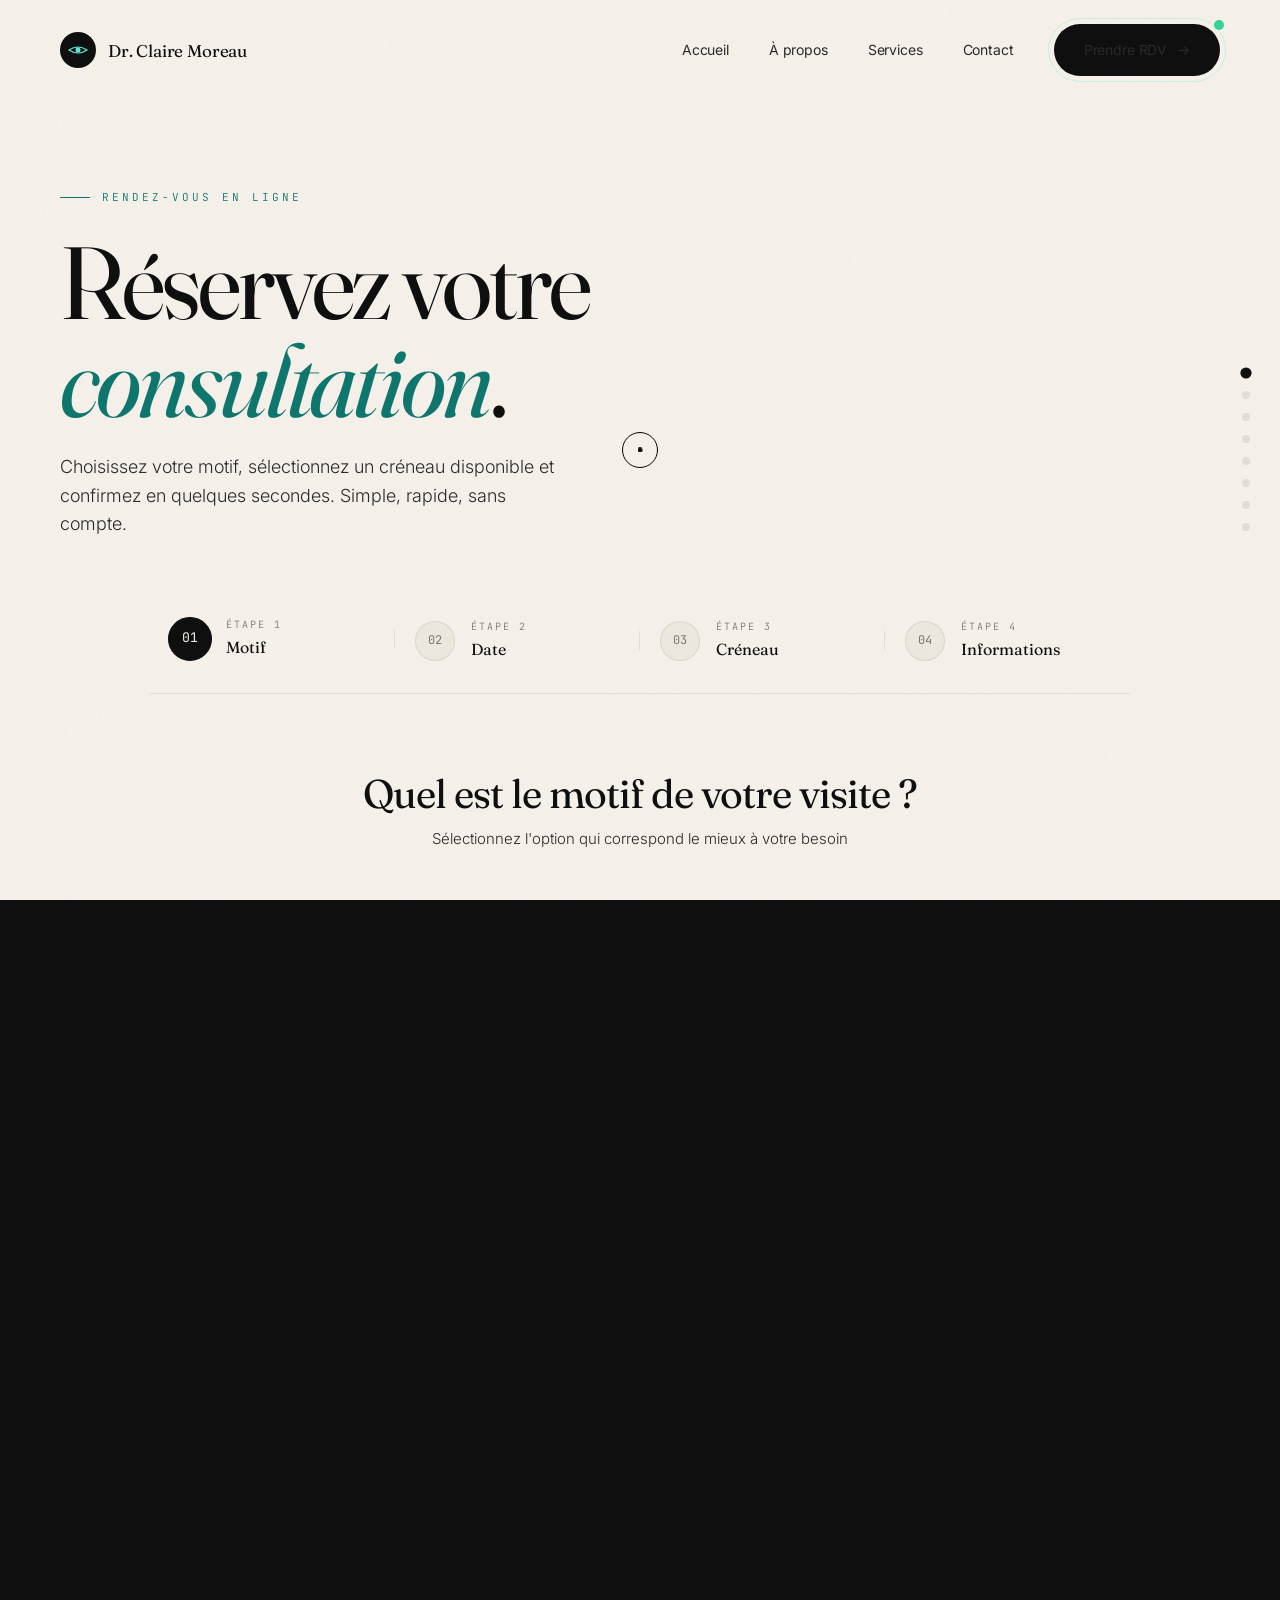
<file: rdv.html>
<!DOCTYPE html>
<html lang="fr">
<head>
<meta charset="UTF-8">
<meta name="viewport" content="width=device-width, initial-scale=1.0">
<title>Rendez-vous — Dr. Claire Moreau</title>
<meta name="theme-color" content="#F5F1EA">
<link rel="icon" href="favicon.svg" type="image/svg+xml">
<link rel="shortcut icon" href="favicon.svg" type="image/svg+xml">
<link rel="preconnect" href="https://fonts.googleapis.com">
<link rel="preconnect" href="https://fonts.gstatic.com" crossorigin>
<link href="https://fonts.googleapis.com/css2?family=Fraunces:wght@400;500;600;700&family=Inter:wght@300;400;500&family=JetBrains+Mono:wght@400&display=swap" rel="stylesheet">
<link rel="stylesheet" href="css/site.css">
<link rel="stylesheet" href="css/motion.css">
</head>
<body>


<!-- LOADER -->
<div class="loader" id="loader">
  <div class="loader-corner tl">Dr. Claire Moreau</div>
  <div class="loader-corner tr">Paris · 2026</div>
  <div class="loader-corner bl">Chargement</div>
  <div class="loader-corner br">Ophtalmologie</div>
  <div class="loader-iris">
    <svg viewBox="0 0 200 200" xmlns="http://www.w3.org/2000/svg">
      <defs>
        <radialGradient id="loaderIrisGrad">
          <stop offset="0%" stop-color="#a7f3e8"/>
          <stop offset="40%" stop-color="#5EEAD4"/>
          <stop offset="80%" stop-color="#0F766E"/>
          <stop offset="100%" stop-color="#0a5a54"/>
        </radialGradient>
      </defs>
      <circle cx="100" cy="100" r="95" fill="url(#loaderIrisGrad)" opacity=".9"/>
      <g stroke="#F5F1EA" stroke-width=".5" fill="none" opacity=".4">
        <line x1="100" y1="10" x2="100" y2="190"/>
        <line x1="10" y1="100" x2="190" y2="100"/>
        <line x1="30" y1="30" x2="170" y2="170"/>
        <line x1="170" y1="30" x2="30" y2="170"/>
        <line x1="20" y1="60" x2="180" y2="140"/>
        <line x1="180" y1="60" x2="20" y2="140"/>
        <line x1="60" y1="20" x2="140" y2="180"/>
        <line x1="140" y1="20" x2="60" y2="180"/>
      </g>
    </svg>
    <div class="loader-pupil"></div>
  </div>
  <div class="loader-text">Ophtalmologie</div>
  <div class="loader-bar"></div>
  <div class="loader-percent" id="loaderPercent">00</div>
</div>

<!-- PAGE TRANSITION -->
<div class="page-transition" id="pageTransition"></div>

<!-- CURSOR -->
<div class="cursor-dot" id="cursorDot"></div>
<div class="cursor-ring" id="cursorRing"></div>
<div class="cursor-label" id="cursorLabel"></div>

<!-- PROGRESS -->
<div class="progress-bar" id="progressBar"></div>

<!-- NAV DOTS -->
<div class="nav-dots" id="navDots">
  <div class="nav-dot active" data-section="hero" data-label="Accueil"></div>
  <div class="nav-dot" data-section="about" data-label="À propos"></div>
  <div class="nav-dot" data-section="timeline" data-label="Parcours"></div>
  <div class="nav-dot" data-section="services" data-label="Services"></div>
  <div class="nav-dot" data-section="tech" data-label="Technologie"></div>
  <div class="nav-dot" data-section="pathologies" data-label="Pathologies"></div>
  <div class="nav-dot" data-section="urgence" data-label="Urgences"></div>
  <div class="nav-dot" data-section="contact" data-label="Contact"></div>
</div>

<!-- BURGER -->
<button class="burger" id="burger" aria-label="Menu">
  <span></span><span></span><span></span>
</button>

<!-- MOBILE MENU -->
<div class="mobile-menu" id="mobileMenu">
  <a href="index.html#home" data-link>Accueil <span class="mm-arrow">→</span></a>
  <a href="index.html#about" data-link>À propos <span class="mm-arrow">→</span></a>
  <a href="index.html#services" data-link>Services <span class="mm-arrow">→</span></a>
  <a href="index.html#tech" data-link>Technologie <span class="mm-arrow">→</span></a>
  <a href="index.html#pathologies" data-link>Pathologies <span class="mm-arrow">→</span></a>
  <a href="index.html#urgence" data-link>Urgences <span class="mm-arrow">→</span></a>
  <a href="index.html#contact" data-link>Contact <span class="mm-arrow">→</span></a>
  <div class="mobile-menu-footer">
    <p>Contact</p>
    <a href="tel:+33142680000">01 42 68 00 00</a>
    <p style="margin-top:16px">Adresse</p>
    <a href="index.html#contact" data-link>24 rue de la Pépinière, Paris 8ᵉ</a>
  </div>
  <div class="mobile-menu-cta">
    <a href="rdv.html" class="btn-primary" data-link><span>Prendre rendez-vous</span><span class="arrow">→</span></a>
  </div>
</div>

<!-- HEADER -->
<header class="header" id="header">
  <a href="index.html#home" class="logo" data-link>
    <div class="logo-mark">
      <svg viewBox="0 0 20 12" xmlns="http://www.w3.org/2000/svg">
        <path d="M 1 6 Q 10 0 19 6 Q 10 12 1 6 Z" fill="none" stroke="#5EEAD4" stroke-width="1.2"/>
        <circle cx="10" cy="6" r="2.5" fill="#5EEAD4"/>
      </svg>
    </div>
    <span>Dr. Claire Moreau</span>
  </a>
  <nav class="nav">
    <a href="index.html#home" data-link>Accueil</a>
    <a href="index.html#about" data-link>À propos</a>
    <a href="index.html#services" data-link>Services</a>
    <a href="index.html#contact" data-link>Contact</a>
    <div class="btn-rdv-wrapper">
      <a href="rdv.html" class="btn-primary" data-link>
        <span>Prendre RDV</span>
        <span class="arrow">→</span>
      </a>
      <div class="btn-rdv-indicator"></div>
    </div>
  </nav>
</header>

<!-- PAGE HOME -->
<main id="page-rdv" class="page">
  <section class="rdv-hero">
    <div class="rdv-hero-wrap">
      <div class="section-tag">Rendez-vous en ligne</div>
      <h1 >Réservez votre<br><em>consultation</em>.</h1>
      <p >Choisissez votre motif, sélectionnez un créneau disponible et confirmez en quelques secondes. Simple, rapide, sans compte.</p>
    </div>
  </section>

  <div class="rdv-container">
    <div class="steps">
      <div class="step active" data-step="1"><div class="step-num">01</div><div class="step-info"><div class="step-label">Étape 1</div><div class="step-title">Motif</div></div></div>
      <div class="step" data-step="2"><div class="step-num">02</div><div class="step-info"><div class="step-label">Étape 2</div><div class="step-title">Date</div></div></div>
      <div class="step" data-step="3"><div class="step-num">03</div><div class="step-info"><div class="step-label">Étape 3</div><div class="step-title">Créneau</div></div></div>
      <div class="step" data-step="4"><div class="step-num">04</div><div class="step-info"><div class="step-label">Étape 4</div><div class="step-title">Informations</div></div></div>
    </div>

    <div>
      <div class="motif-head">
        <h3>Quel est le motif de votre visite ?</h3>
        <p>Sélectionnez l'option qui correspond le mieux à votre besoin</p>
      </div>
      <div class="motif-grid" id="motifGrid">
        <button type="button" class="motif" data-motif="Examen de vue">
          <div class="motif-ic"><svg viewBox="0 0 24 24"><path d="M1 12s4-8 11-8 11 8 11 8-4 8-11 8-11-8-11-8z"/><circle cx="12" cy="12" r="3"/></svg></div>
          <h3>Examen de vue</h3>
          <p>Contrôle visuel complet et prescription</p>
        </button>
        <button type="button" class="motif" data-motif="Adaptation lentilles">
          <div class="motif-ic"><svg viewBox="0 0 24 24"><circle cx="12" cy="12" r="9"/><circle cx="12" cy="12" r="4"/></svg></div>
          <h3>Adaptation lentilles</h3>
          <p>Essai, adaptation et suivi</p>
        </button>
        <button type="button" class="motif" data-motif="Fond d'œil">
          <div class="motif-ic"><svg viewBox="0 0 24 24"><circle cx="12" cy="12" r="10"/><circle cx="12" cy="12" r="5"/><circle cx="12" cy="12" r="1"/></svg></div>
          <h3>Fond d'œil</h3>
          <p>Examen approfondi de la rétine</p>
        </button>
        <button type="button" class="motif" data-motif="Urgence / Douleur">
          <div class="motif-ic"><svg viewBox="0 0 24 24"><path d="M12 2L2 22h20L12 2z"/><path d="M12 10v5M12 18v.5"/></svg></div>
          <h3>Urgence</h3>
          <p>Consultation rapide pour douleur</p>
        </button>
      </div>
    </div>

    <div class="calendar-wrap rdv-panel" id="calendarSection" hidden>
      <div class="calendar-head">
        <button class="cal-nav" id="prevMonth">‹</button>
        <h3 id="calMonthYear"></h3>
        <button class="cal-nav" id="nextMonth">›</button>
      </div>
      <div class="calendar-days" id="calendarDays"></div>
      <p class="cal-hint" id="calHint">Sélectionnez une date disponible</p>
    </div>

    <div class="slots-wrap rdv-panel" id="slotsSection" hidden>
      <h3>Créneaux disponibles</h3>
      <div class="slots-sub" id="slotDate"></div>
      <div class="slots-grid" id="slotsGrid"></div>
    </div>

    <div class="recap-form rdv-panel" id="recapSection" hidden>
      <div class="recap">
        <h3>Récapitulatif</h3>
        <div class="recap-row"><span>Motif</span><span id="recapMotif">—</span></div>
        <div class="recap-row"><span>Date</span><span id="recapDate">—</span></div>
        <div class="recap-row"><span>Créneau</span><span id="recapSlot">—</span></div>
        <div class="recap-row"><span>Durée</span><span>30 minutes</span></div>
        <div class="recap-row"><span>Tarif</span><span>28€ (secteur 1)</span></div>
      </div>
      <form id="rdvForm">
        <h3 style="font-size:32px;margin-bottom:24px;font-weight:400">Vos coordonnées</h3>
        <div class="form-group"><label>Nom complet</label><input type="text" id="fName" required></div>
        <div class="form-group"><label>Email</label><input type="email" id="fEmail" required></div>
        <div class="form-group"><label>Téléphone</label><input type="tel" id="fPhone" required placeholder="06 12 34 56 78"></div>
        <button type="submit" class="btn-primary" style="width:100%;justify-content:center;margin-top:10px;padding:20px"><span>Confirmer mon rendez-vous</span><span class="arrow">→</span></button>
      </form>
    </div>

    <div class="confirm rdv-panel" id="confirmSection" hidden>
      <div class="confirm-check">✓</div>
      <h2>Rendez-vous confirmé !</h2>
      <p>Votre consultation est bien réservée. Un SMS de rappel vous sera envoyé 48h avant.</p>
      <div class="confirm-recap">
        <div class="recap-row"><span>Motif</span><span id="confMotif">—</span></div>
        <div class="recap-row"><span>Date & heure</span><span id="confDate">—</span></div>
        <div class="recap-row"><span>Durée</span><span>30 minutes</span></div>
      </div>
      <a href="index.html#home" class="btn-primary" data-link><span>Retour à l'accueil</span><span class="arrow">→</span></a>
    </div>
  </div>
</main><!-- FOOTER -->
<footer class="footer">
  <div class="footer-grid">
    <div class="footer-brand">
      <div class="logo" style="color:var(--cream)"><div class="logo-mark"><svg viewBox="0 0 20 12"><path d="M 1 6 Q 10 0 19 6 Q 10 12 1 6 Z" fill="none" stroke="#5EEAD4" stroke-width="1.2"/><circle cx="10" cy="6" r="2.5" fill="#5EEAD4"/></svg></div><span>Dr. Claire Moreau</span></div>
      <p>Ophtalmologue — Cabinet moderne au cœur de Paris. Soins personnalisés et technologies de pointe pour préserver votre capital visuel.</p>
    </div>
    <div><h5>Navigation</h5><a href="index.html#home" data-link>Accueil</a><a href="index.html#about" data-link>À propos</a><a href="index.html#services" data-link>Services</a><a href="index.html#contact" data-link>Contact</a></div>
    <div><h5>Services</h5><a href="index.html#services" data-link>Examen de vue</a><a href="index.html#services" data-link>OCT & Rétinographie</a><a href="index.html#services" data-link>Lentilles</a><a href="rdv.html" data-link>Urgences</a></div>
    <div><h5>Contact</h5><p>24 rue de la Pépinière<br>75008 Paris</p><p>01 42 68 00 00</p></div>
  </div>
  <div class="footer-bottom">
    <span>© 2026 — Tous droits réservés</span>
    <span>Mentions légales · Confidentialité</span>
  </div>
</footer>
<script src="js/app.js" defer></script>
<script src="js/rdv.js" defer></script>
<script src="js/motion.js" defer></script>
</body>
</html>
</file>
<file: css/site.css>
:root{
  --sage:#0F766E;
  --sage-dark:#0a5a54;
  --sage-light:#14908a;
  --mint:#5EEAD4;
  --cream:#F5F1EA;
  --cream-2:#EDE8DE;
  --cream-3:#E5DFD2;
  --ink:#0f0f0f;
  --ink-2:#2a2a2a;
  --muted:#7a7a7a;
  --copper:#C8956D;
  --line:rgba(15,15,15,.08);
  --line-dark:rgba(255,255,255,.08);
  --shadow:0 30px 80px -20px rgba(15,118,110,.25);
  --shadow-lg:0 40px 100px -30px rgba(0,0,0,.3);
  --radius:20px;
  --glass:rgba(255,255,255,.55);
  --glass-border:rgba(255,255,255,.6);
  --pad-x:60px;
  --section-pad:160px;
}
*{margin:0;padding:0;box-sizing:border-box}
html{scroll-behavior:smooth;-webkit-text-size-adjust:100%}
body{
  font-family:'Inter',sans-serif;
  background:var(--cream);
  color:var(--ink);
  line-height:1.6;
  overflow-x:hidden;
  cursor:none;
  font-weight:300;
}
body::before{
  content:'';position:fixed;inset:0;pointer-events:none;z-index:9998;
  opacity:.035;mix-blend-mode:multiply;
  background-image:url("data:image/svg+xml,%3Csvg viewBox='0 0 200 200' xmlns='http://www.w3.org/2000/svg'%3E%3Cfilter id='n'%3E%3CfeTurbulence type='fractalNoise' baseFrequency='0.9'/%3E%3C/filter%3E%3Crect width='100%25' height='100%25' filter='url(%23n)'/%3E%3C/svg%3E");
}
h1,h2,h3,h4{font-family:'Fraunces',serif;font-weight:400;line-height:1.02;color:var(--ink);letter-spacing:-.025em}
a{color:inherit;text-decoration:none}
img{max-width:100%;display:block}
button{font-family:inherit;cursor:none;border:none;background:none}
::selection{background:var(--sage);color:var(--cream)}

/* ====== LOADER ====== */
.loader{
  position:fixed;inset:0;z-index:10000;
  background:var(--ink);
  display:flex;align-items:center;justify-content:center;flex-direction:column;
  transition:opacity 1.2s cubic-bezier(.77,0,.18,1),visibility 1.2s;
}
.loader.done{opacity:0;visibility:hidden}
.loader-iris{
  width:200px;height:200px;position:relative;
  display:flex;align-items:center;justify-content:center;
}
.loader-iris svg{width:100%;height:100%;animation:loaderSpin 4s linear infinite}
@keyframes loaderSpin{to{transform:rotate(360deg)}}
.loader-pupil{
  position:absolute;width:40px;height:40px;border-radius:50%;
  background:var(--ink);
  animation:loaderPulse 1.4s ease-in-out infinite;
}
@keyframes loaderPulse{0%,100%{transform:scale(1)}50%{transform:scale(.6)}}
.loader-text{
  color:var(--cream);font-family:'Fraunces',serif;
  font-size:14px;letter-spacing:6px;text-transform:uppercase;
  margin-top:40px;opacity:0;animation:loaderText 1.5s .3s forwards;
  font-style:italic;
}
@keyframes loaderText{to{opacity:.7}}
.loader-bar{
  width:200px;height:1px;background:rgba(255,255,255,.1);
  margin-top:24px;overflow:hidden;position:relative;
}
.loader-bar::after{
  content:'';display:block;height:100%;width:0;
  background:var(--mint);animation:loaderFill 2.4s cubic-bezier(.77,0,.18,1) forwards;
}
@keyframes loaderFill{to{width:100%}}
.loader-percent{
  position:absolute;bottom:40px;right:60px;
  font-family:'JetBrains Mono',monospace;
  font-size:11px;letter-spacing:2px;
  color:rgba(245,241,234,.4);
}
.loader-corner{
  position:absolute;font-family:'JetBrains Mono',monospace;
  font-size:10px;letter-spacing:2px;color:rgba(245,241,234,.3);
  text-transform:uppercase;
}
.loader-corner.tl{top:40px;left:60px}
.loader-corner.tr{top:40px;right:60px}
.loader-corner.bl{bottom:40px;left:60px}
.loader-corner.br{bottom:40px;right:60px}

/* ====== CURSOR ====== */
.cursor-dot,.cursor-ring,.cursor-label{
  position:fixed;top:0;left:0;pointer-events:none;z-index:9999;
  border-radius:50%;transform:translate(-50%,-50%);
  mix-blend-mode:difference;
}
.cursor-dot{width:5px;height:5px;background:var(--cream);transition:transform .2s,opacity .3s}
.cursor-ring{width:36px;height:36px;border:1px solid var(--cream);transition:width .4s cubic-bezier(.16,1,.3,1),height .4s cubic-bezier(.16,1,.3,1),border-color .3s,background .3s}
.cursor-ring.hover{width:80px;height:80px;background:var(--cream)}
.cursor-ring.view{width:100px;height:100px;background:var(--cream)}
.cursor-label{
  width:auto;height:auto;border-radius:30px;
  background:transparent;color:var(--ink);
  padding:0;font-size:10px;font-weight:500;
  letter-spacing:2px;text-transform:uppercase;
  opacity:0;transition:opacity .3s;
  white-space:nowrap;mix-blend-mode:difference;
}
.cursor-label.show{opacity:1}

/* ====== PROGRESS ====== */
.progress-bar{
  position:fixed;top:0;left:0;height:1px;width:0;
  background:linear-gradient(90deg,var(--sage),var(--mint));z-index:200;transition:width .1s;
}

/* ====== NAV DOTS ====== */
.nav-dots{
  position:fixed;right:30px;top:50%;transform:translateY(-50%);
  z-index:90;display:flex;flex-direction:column;gap:14px;
}
.nav-dot{
  width:8px;height:8px;border-radius:50%;
  background:var(--line);cursor:none;
  transition:all .4s;position:relative;
}
.nav-dot.active{background:var(--ink);transform:scale(1.4)}
.nav-dot::before{
  content:attr(data-label);
  position:absolute;right:20px;top:50%;transform:translateY(-50%);
  font-family:'JetBrains Mono',monospace;
  font-size:10px;letter-spacing:2px;text-transform:uppercase;
  color:var(--muted);opacity:0;transition:opacity .3s;
  white-space:nowrap;pointer-events:none;
}
.nav-dot:hover::before{opacity:1}

/* ====== HEADER ====== */
.header{
  position:fixed;top:0;left:0;right:0;z-index:100;
  padding:24px var(--pad-x);
  display:flex;align-items:center;justify-content:space-between;
  transition:all .5s cubic-bezier(.16,1,.3,1);
}
.header.scrolled{
  padding:16px var(--pad-x);
  background:rgba(245,241,234,.85);
  backdrop-filter:blur(24px) saturate(180%);
  -webkit-backdrop-filter:blur(24px) saturate(180%);
  border-bottom:1px solid var(--line);
}
.logo{
  display:flex;align-items:center;gap:12px;
  font-family:'Fraunces',serif;font-weight:400;font-size:17px;
  letter-spacing:-.01em;z-index:101;
}
.logo-mark{
  width:36px;height:36px;border-radius:50%;
  background:var(--ink);
  display:flex;align-items:center;justify-content:center;
  position:relative;overflow:hidden;
  transition:transform .8s cubic-bezier(.16,1,.3,1);
}
.logo:hover .logo-mark{transform:rotate(360deg) scale(1.05)}
.logo-mark svg{width:20px;height:12px}
.nav{display:flex;gap:40px;align-items:center}
.nav a{
  font-weight:400;font-size:14px;color:var(--ink-2);
  position:relative;transition:color .3s;
  letter-spacing:-.01em;
}
.nav a:not(.btn-primary):hover{color:var(--ink)}
.nav a:not(.btn-primary)::after{
  content:'';position:absolute;left:0;bottom:-4px;
  width:0;height:1px;background:var(--ink);transition:width .5s cubic-bezier(.16,1,.3,1);
}
.nav a:not(.btn-primary):hover::after{width:100%}

/* ====== BURGER MENU ====== */
.burger{
  display:none;
  width:44px;height:44px;
  position:relative;z-index:102;
  flex-direction:column;justify-content:center;align-items:center;gap:6px;
  cursor:none;
}
.burger span{
  display:block;width:24px;height:1.5px;
  background:var(--ink);
  transition:all .4s cubic-bezier(.16,1,.3,1);
  transform-origin:center;
}
.burger.open span:nth-child(1){transform:translateY(3.75px) rotate(45deg)}
.burger.open span:nth-child(2){opacity:0;transform:scaleX(0)}
.burger.open span:nth-child(3){transform:translateY(-3.75px) rotate(-45deg)}

/* Mobile menu overlay */
.mobile-menu{
  position:fixed;inset:0;z-index:100;
  background:var(--cream);
  display:flex;flex-direction:column;
  padding:120px 30px 40px;
  transform:translateY(-100%);
  transition:transform .6s cubic-bezier(.77,0,.18,1);
  overflow-y:auto;
}
.mobile-menu.open{transform:translateY(0)}
.mobile-menu a{
  font-family:'Fraunces',serif;
  font-size:32px;font-weight:400;
  padding:18px 0;
  border-bottom:1px solid var(--line);
  display:flex;justify-content:space-between;align-items:center;
  color:var(--ink);
  transition:color .3s,padding-left .3s;
}
.mobile-menu a:hover{color:var(--sage);padding-left:10px}
.mobile-menu a .mm-arrow{
  font-size:18px;color:var(--muted);
  transition:transform .3s,color .3s;
}
.mobile-menu a:hover .mm-arrow{transform:translateX(4px);color:var(--sage)}
.mobile-menu-footer{
  margin-top:auto;padding-top:40px;
  border-top:1px solid var(--line);
}
.mobile-menu-footer p{
  font-family:'JetBrains Mono',monospace;
  font-size:11px;letter-spacing:2px;text-transform:uppercase;
  color:var(--muted);margin-bottom:8px;
}
.mobile-menu-footer a{
  font-family:'Fraunces',serif;
  font-size:18px;border:none;padding:4px 0;
}
.mobile-menu-cta{
  margin-top:30px;
}
.mobile-menu-cta .btn-primary{width:100%;justify-content:center;padding:18px}

/* ====== BOUTON RDV ====== */
.btn-rdv-wrapper{position:relative;display:inline-flex;align-items:center}
.btn-rdv-wrapper::before{
  content:'';position:absolute;inset:-6px;border-radius:46px;
  background:transparent;border:1.5px solid rgba(94,234,212,.3);
  animation:haloPulse 2.5s ease-in-out infinite;z-index:0;pointer-events:none;
}
@keyframes haloPulse{
  0%,100%{border-color:rgba(94,234,212,.25);transform:scale(1);opacity:1}
  50%{border-color:rgba(94,234,212,.55);transform:scale(1.04);opacity:.7}
}
.btn-rdv-indicator{
  position:absolute;top:-4px;right:-4px;
  width:10px;height:10px;background:#34D399;border-radius:50%;
  z-index:2;box-shadow:0 0 0 0 rgba(52,211,153,.6);
  animation:indicatorPulse 2s infinite;
}
@keyframes indicatorPulse{
  0%,100%{box-shadow:0 0 0 0 rgba(52,211,153,.6)}
  50%{box-shadow:0 0 0 8px rgba(52,211,153,0)}
}
.btn-primary{
  background:var(--ink);color:var(--cream);
  padding:15px 30px;border-radius:40px;
  font-weight:400;font-size:13px;letter-spacing:.02em;
  transition:all .5s cubic-bezier(.16,1,.3,1);
  display:inline-flex;align-items:center;gap:10px;
  position:relative;overflow:hidden;z-index:1;
}
.btn-primary::before{
  content:'';position:absolute;inset:0;
  background:var(--sage);
  transform:translateY(100%);transition:transform .5s cubic-bezier(.16,1,.3,1);
  z-index:0;
}
.btn-primary span{position:relative;z-index:1;transition:transform .5s}
.btn-primary:hover{transform:translateY(-3px);box-shadow:0 20px 40px -10px rgba(15,118,110,.45)}
.btn-primary:hover::before{transform:translateY(0)}
.btn-primary .arrow{display:inline-block;transition:transform .5s}
.btn-primary:hover .arrow{transform:translateX(4px)}
.btn-ghost{
  display:inline-flex;align-items:center;gap:10px;
  font-size:13px;color:var(--muted);transition:color .3s;
}
.btn-ghost:hover{color:var(--ink)}
.btn-ghost .line{width:30px;height:1px;background:currentColor;transition:width .4s}
.btn-ghost:hover .line{width:50px}

/* ====== PAGES ====== */
.page{display:block;opacity:1}

.page-transition{
  position:fixed;inset:0;z-index:9990;
  background:var(--ink);
  transform:translateY(100%);
  pointer-events:none;
}
.page-transition.active{animation:pageSlide 1s cubic-bezier(.77,0,.18,1) forwards}
@keyframes pageSlide{
  0%{transform:translateY(100%)}
  45%{transform:translateY(0)}
  55%{transform:translateY(0)}
  100%{transform:translateY(-100%)}
}

/* ====== HERO ====== */
.hero{
  min-height:100vh;
  padding:140px var(--pad-x) 60px;
  position:relative;overflow:hidden;
  display:flex;flex-direction:column;justify-content:space-between;
  background:radial-gradient(ellipse at top right,rgba(94,234,212,.15),transparent 50%),
             radial-gradient(ellipse at bottom left,rgba(200,149,109,.08),transparent 50%),
             var(--cream);
}
.hero-canvas{position:absolute;inset:0;z-index:1;pointer-events:none}
.hero-grid-lines{position:absolute;inset:0;z-index:1;pointer-events:none;opacity:.4}
.hero-grid-lines::before,.hero-grid-lines::after{
  content:'';position:absolute;background:var(--line);
}
.hero-grid-lines::before{top:0;bottom:0;left:33.33%;width:1px}
.hero-grid-lines::after{top:0;bottom:0;right:33.33%;width:1px}

.hero-top{
  display:flex;justify-content:space-between;align-items:flex-start;
  margin-bottom:40px;position:relative;z-index:3;
}
.hero-tag{
  display:inline-flex;align-items:center;gap:10px;
  font-family:'JetBrains Mono',monospace;
  font-size:11px;letter-spacing:2px;text-transform:uppercase;
  color:var(--muted);
}
.hero-tag::before{
  content:'';width:6px;height:6px;border-radius:50%;
  background:var(--sage);
  box-shadow:0 0 0 4px rgba(15,118,110,.15);
  animation:pulse 2s infinite;
}
@keyframes pulse{0%,100%{box-shadow:0 0 0 4px rgba(15,118,110,.15)}50%{box-shadow:0 0 0 10px rgba(15,118,110,.02)}}
.hero-meta{
  font-family:'JetBrains Mono',monospace;
  font-size:11px;letter-spacing:2px;text-transform:uppercase;
  color:var(--muted);text-align:right;
}
.hero-meta div{margin-bottom:4px}

.hero-middle{
  position:relative;z-index:3;
  display:grid;grid-template-columns:1.3fr auto;gap:60px;align-items:center;
  flex:1;
}
.hero-title{
  font-size:clamp(56px,10vw,160px);
  font-weight:400;line-height:.92;
  letter-spacing:-.04em;
}
.hero-title .line{display:block;overflow:hidden;padding:4px 0}
.hero-title .word{
  display:inline-block;
  transform:translateY(110%);
  animation:wordUp 1.2s cubic-bezier(.16,1,.3,1) forwards;
}
@keyframes wordUp{to{transform:translateY(0)}}
.hero-title .italic{font-style:italic;color:var(--sage);font-weight:400}
.hero-title .outline{
  -webkit-text-stroke:1.5px var(--ink);
  color:transparent;font-style:italic;
}
.hero-title .word:nth-child(1){animation-delay:.1s}
.hero-title .word:nth-child(2){animation-delay:.2s}
.hero-title .word:nth-child(3){animation-delay:.3s}
.hero-title .word:nth-child(4){animation-delay:.4s}
.hero-title .word:nth-child(5){animation-delay:.5s}

.hero-iris-wrap{
  position:relative;
  width:420px;height:420px;
  display:flex;align-items:center;justify-content:center;
}
.hero-iris{
  width:380px;height:380px;border-radius:50%;
  position:relative;
  background:radial-gradient(circle at 35% 35%,#a7f3e8,var(--mint) 25%,var(--sage) 60%,var(--sage-dark) 100%);
  box-shadow:
    0 0 80px rgba(94,234,212,.4),
    inset 0 0 60px rgba(15,118,110,.3),
    0 30px 80px -20px rgba(15,118,110,.3);
  animation:irisFloat 6s ease-in-out infinite;
}
@keyframes irisFloat{
  0%,100%{transform:translateY(0)}
  50%{transform:translateY(-15px)}
}
.hero-iris::before{
  content:'';position:absolute;inset:0;border-radius:50%;
  background:
    repeating-conic-gradient(from 0deg,transparent 0deg,rgba(255,255,255,.08) 2deg,transparent 4deg),
    radial-gradient(circle at 50% 50%,transparent 30%,rgba(15,118,110,.4) 70%);
  animation:irisRotate 20s linear infinite;
}
@keyframes irisRotate{to{transform:rotate(360deg)}}
.hero-pupil{
  position:absolute;top:50%;left:50%;
  width:140px;height:140px;border-radius:50%;
  background:radial-gradient(circle at 40% 40%,#1a2e2b,var(--ink));
  transform:translate(-50%,-50%);
  transition:transform .3s ease-out;
  box-shadow:inset 0 0 30px rgba(0,0,0,.5);
}
.hero-pupil::before{
  content:'';position:absolute;top:15%;left:20%;
  width:30%;height:30%;border-radius:50%;
  background:rgba(255,255,255,.8);
  filter:blur(2px);
}
.hero-pupil::after{
  content:'';position:absolute;bottom:25%;right:20%;
  width:15%;height:15%;border-radius:50%;
  background:rgba(255,255,255,.5);
  filter:blur(1px);
}
.hero-iris-ring{
  position:absolute;inset:-20px;border-radius:50%;
  border:1px solid rgba(94,234,212,.3);
  animation:ringPulseOuter 3s ease-in-out infinite;
}
.hero-iris-ring.r2{inset:-40px;border-color:rgba(94,234,212,.15);animation-delay:.5s}
.hero-iris-ring.r3{inset:-60px;border-color:rgba(94,234,212,.08);animation-delay:1s}
@keyframes ringPulseOuter{
  0%,100%{transform:scale(1);opacity:1}
  50%{transform:scale(1.05);opacity:.5}
}

.hero-bottom{
  display:grid;grid-template-columns:1fr 1fr 1fr;
  gap:40px;align-items:end;
  padding-top:40px;border-top:1px solid var(--line);
  position:relative;z-index:3;margin-top:60px;
}
.hero-desc{
  font-size:15px;color:var(--ink-2);max-width:380px;
  line-height:1.6;font-weight:300;
}
.hero-cta{display:flex;flex-direction:column;gap:16px;align-items:flex-end}
.hero-cta .btn-primary{padding:20px 40px;font-size:14px}
.hero-scroll{
  font-family:'JetBrains Mono',monospace;
  font-size:11px;letter-spacing:2px;text-transform:uppercase;
  color:var(--muted);
  display:flex;align-items:center;gap:12px;
}
.scroll-line{
  width:40px;height:1px;background:var(--muted);position:relative;overflow:hidden;
}
.scroll-line::after{
  content:'';position:absolute;inset:0;
  background:var(--ink);
  animation:scrollLine 2s infinite;
}
@keyframes scrollLine{0%{transform:translateX(-100%)}100%{transform:translateX(100%)}}

/* ====== MARQUEE ====== */
.marquee{
  padding:40px 0;
  border-top:1px solid var(--line);
  border-bottom:1px solid var(--line);
  overflow:hidden;
  background:var(--cream);
}
.marquee:hover .marquee-track{animation-play-state:paused}
.marquee-track{
  display:flex;gap:60px;
  animation:marquee 50s linear infinite;
  width:max-content;
}
@keyframes marquee{to{transform:translateX(-50%)}}
.marquee-item{
  font-family:'Fraunces',serif;
  font-size:clamp(32px,4vw,64px);
  font-weight:400;font-style:italic;
  color:var(--ink);
  display:flex;align-items:center;gap:60px;
  white-space:nowrap;
  transition:color .4s;
}
.marquee-item:hover{color:var(--sage)}
.marquee-item .star{color:var(--sage);font-style:normal;font-size:.5em}

/* ====== STATS ====== */
.stats{
  padding:var(--section-pad) var(--pad-x);
  background:var(--ink);color:var(--cream);
  position:relative;overflow:hidden;
}
.stats::before{
  content:'';position:absolute;top:-50%;right:-20%;
  width:900px;height:900px;border-radius:50%;
  background:radial-gradient(circle,rgba(94,234,212,.08),transparent 60%);
}
.stats-wrap{max-width:1400px;margin:0 auto;position:relative;z-index:1}
.stats-head{
  display:flex;justify-content:space-between;align-items:end;
  margin-bottom:80px;padding-bottom:40px;border-bottom:1px solid var(--line-dark);
}
.stats-head h3{
  font-family:'Fraunces',serif;
  font-size:clamp(32px,4vw,56px);
  font-weight:400;color:var(--cream);
  letter-spacing:-.02em;max-width:600px;line-height:1.1;
}
.stats-head h3 em{font-style:italic;color:var(--mint)}
.stats-head .tag{
  font-family:'JetBrains Mono',monospace;
  font-size:11px;letter-spacing:3px;text-transform:uppercase;
  color:rgba(245,241,234,.5);
}
.stats-grid{
  display:grid;grid-template-columns:repeat(4,1fr);gap:30px;
}
.stat-card{
  padding:30px;
  border:1px solid var(--line-dark);
  border-radius:16px;
  background:rgba(255,255,255,.02);
  backdrop-filter:blur(10px);
  transition:all .5s;
}
.stat-card:hover{background:rgba(255,255,255,.05);border-color:rgba(94,234,212,.3);transform:translateY(-4px)}
.stat-ring{width:80px;height:80px;margin-bottom:20px;position:relative}
.stat-ring svg{width:100%;height:100%;transform:rotate(-90deg)}
.stat-ring circle{fill:none;stroke-width:3}
.stat-ring .bg{stroke:rgba(255,255,255,.1)}
.stat-ring .fg{stroke:var(--mint);stroke-linecap:round;stroke-dasharray:220;stroke-dashoffset:220;transition:stroke-dashoffset 2s cubic-bezier(.16,1,.3,1)}
.stat-ring.animate .fg{stroke-dashoffset:var(--offset)}
.stat-ring-num{
  position:absolute;inset:0;
  display:flex;align-items:center;justify-content:center;
  font-family:'Fraunces',serif;
  font-size:20px;color:var(--cream);font-weight:400;
}
.stat-label{
  font-family:'JetBrains Mono',monospace;
  font-size:10px;letter-spacing:2px;text-transform:uppercase;
  color:rgba(245,241,234,.5);
  margin-bottom:8px;
}
.stat-desc{font-size:12px;color:rgba(245,241,234,.6);line-height:1.5}

/* ====== SECTIONS ====== */
.section{padding:var(--section-pad) var(--pad-x);max-width:1500px;margin:0 auto;position:relative}
.section-tag{
  display:inline-flex;align-items:center;gap:12px;
  font-family:'JetBrains Mono',monospace;
  font-size:11px;letter-spacing:3px;text-transform:uppercase;
  color:var(--sage);margin-bottom:28px;
}
.section-tag::before{
  content:'';width:30px;height:1px;background:var(--sage);
}
.section-title{
  font-size:clamp(40px,6vw,88px);
  font-weight:400;line-height:1;
  letter-spacing:-.03em;
  margin-bottom:30px;
}
.section-title em{font-style:italic;color:var(--sage)}
.section-lead{
  font-size:17px;color:var(--ink-2);max-width:560px;
  line-height:1.7;font-weight:300;
}

/* ====== ABOUT ====== */
.about{
  display:grid;grid-template-columns:1fr 1.2fr;
  gap:100px;align-items:center;
}
.about-visual{position:relative;height:720px}
.about-img-main{
  position:absolute;top:0;left:0;right:40px;bottom:100px;
  border-radius:var(--radius);overflow:hidden;
  background:var(--cream-2);
  box-shadow:var(--shadow-lg);
}
.about-img-main img{width:100%;height:100%;object-fit:cover;transition:transform 1.5s cubic-bezier(.16,1,.3,1)}
.about-img-main:hover img{transform:scale(1.05)}
.about-img-accent{
  position:absolute;bottom:0;right:0;
  width:260px;height:200px;border-radius:var(--radius);
  overflow:hidden;border:10px solid var(--cream);
  box-shadow:var(--shadow);
}
.about-img-accent img{width:100%;height:100%;object-fit:cover}

.glass-card{
  position:absolute;
  background:var(--glass);
  backdrop-filter:blur(20px) saturate(180%);
  -webkit-backdrop-filter:blur(20px) saturate(180%);
  border:1px solid var(--glass-border);
  border-radius:16px;
  padding:16px 20px;
  box-shadow:0 20px 40px -10px rgba(0,0,0,.15);
  z-index:3;
  display:flex;align-items:center;gap:12px;
  animation:glassFloat 5s ease-in-out infinite;
}
@keyframes glassFloat{
  0%,100%{transform:translateY(0)}
  50%{transform:translateY(-8px)}
}
.glass-card.gc1{top:40px;right:-20px;animation-delay:0s}
.glass-card.gc2{bottom:140px;left:-40px;animation-delay:1.5s}
.glass-card.gc3{bottom:20px;right:40px;animation-delay:3s}
.glass-card-ic{
  width:40px;height:40px;border-radius:12px;
  background:var(--sage);color:var(--cream);
  display:flex;align-items:center;justify-content:center;
  font-size:18px;flex-shrink:0;
}
.glass-card-ic.mint{background:var(--mint);color:var(--ink)}
.glass-card-ic.copper{background:var(--copper);color:var(--cream)}
.glass-card-txt strong{display:block;font-family:'Fraunces',serif;font-size:18px;font-weight:500;letter-spacing:-.01em}
.glass-card-txt span{font-size:11px;color:var(--muted);font-family:'JetBrains Mono',monospace;letter-spacing:1px;text-transform:uppercase}

.about-content h2{margin-bottom:30px}
.about-text{font-size:16px;color:var(--ink-2);margin-bottom:20px;line-height:1.7;font-weight:300}
.about-signature{
  margin-top:30px;padding-top:30px;border-top:1px solid var(--line);
  display:flex;align-items:center;gap:20px;
}
.about-signature-img{
  width:60px;height:60px;border-radius:50%;overflow:hidden;
  background:var(--cream-2);flex-shrink:0;
}
.about-signature-img img{width:100%;height:100%;object-fit:cover}
.about-signature-name{font-family:'Fraunces',serif;font-size:18px;font-style:italic}
.about-signature-role{font-size:12px;color:var(--muted);font-family:'JetBrains Mono',monospace;letter-spacing:1px;text-transform:uppercase}
.about-features{
  display:grid;grid-template-columns:1fr 1fr;gap:24px;
  margin-top:40px;
}
.about-feat{
  padding:24px 0;border-top:1px solid var(--line);
  transition:all .4s;
}
.about-feat:hover{padding-left:10px}
.about-feat-num{
  font-family:'JetBrains Mono',monospace;
  font-size:10px;color:var(--sage);margin-bottom:12px;
  letter-spacing:2px;
}
.about-feat h4{font-size:20px;margin-bottom:8px;font-weight:400}
.about-feat p{font-size:13px;color:var(--muted);line-height:1.5}

/* ====== TIMELINE ====== */
.timeline-section{
  padding:var(--section-pad) var(--pad-x);
  background:var(--cream-2);
  position:relative;overflow:hidden;
}
.timeline-wrap{max-width:1200px;margin:0 auto}
.timeline-head{text-align:center;margin-bottom:100px}
.timeline-head .section-tag{justify-content:center}
.timeline{position:relative;padding:40px 0}
.timeline::before{
  content:'';position:absolute;
  left:50%;top:0;bottom:0;width:1px;
  background:linear-gradient(180deg,transparent,var(--line) 10%,var(--line) 90%,transparent);
  transform:translateX(-50%);
}
.timeline-progress{
  position:absolute;
  left:50%;top:0;width:1px;height:0;
  background:var(--sage);
  transform:translateX(-50%);
  transition:height .1s linear;
  z-index:1;
}
.timeline-item{
  display:grid;grid-template-columns:1fr 80px 1fr;
  gap:0;align-items:center;
  margin-bottom:60px;
  position:relative;
}
.timeline-item:last-child{margin-bottom:0}
.timeline-content{
  padding:30px;
  background:var(--cream);
  border:1px solid var(--line);
  border-radius:16px;
  transition:all .5s;
}
.timeline-content:hover{transform:translateY(-4px);box-shadow:var(--shadow);border-color:var(--sage)}
.timeline-item:nth-child(odd) .timeline-content{grid-column:1}
.timeline-item:nth-child(even) .timeline-content{grid-column:3}
.timeline-dot{
  grid-column:2;justify-self:center;
  width:60px;height:60px;border-radius:50%;
  background:var(--cream);
  border:2px solid var(--line);
  display:flex;align-items:center;justify-content:center;
  font-family:'Fraunces',serif;
  font-size:16px;color:var(--sage);font-weight:500;
  position:relative;z-index:2;
  transition:all .5s;
}
.timeline-item.visible .timeline-dot{
  background:var(--sage);color:var(--cream);border-color:var(--sage);
  transform:scale(1.1);
}
.timeline-year{
  font-family:'JetBrains Mono',monospace;
  font-size:11px;letter-spacing:2px;color:var(--sage);
  margin-bottom:8px;text-transform:uppercase;
}
.timeline-content h4{font-size:22px;margin-bottom:8px;font-weight:400}
.timeline-content p{font-size:14px;color:var(--ink-2);line-height:1.6;font-weight:300}

/* ====== SERVICES ====== */
.services-section{
  padding:var(--section-pad) 0 var(--section-pad) var(--pad-x);
  background:var(--cream);
  position:relative;overflow:hidden;
}
.services-wrap{max-width:1500px;margin:0 auto;padding-right:var(--pad-x)}
.services-head{
  display:grid;grid-template-columns:1fr 1fr;gap:60px;
  align-items:end;margin-bottom:80px;padding-right:var(--pad-x);
}
.services-scroll{
  display:flex;gap:24px;
  overflow-x:auto;
  scroll-snap-type:x mandatory;
  scrollbar-width:none;
  padding-bottom:20px;
  padding-right:var(--pad-x);
  -webkit-overflow-scrolling:touch;
}
.services-scroll::-webkit-scrollbar{display:none}
.service-card{
  flex:0 0 420px;
  scroll-snap-align:start;
  background:var(--cream-2);
  border-radius:var(--radius);
  overflow:hidden;
  transition:all .7s cubic-bezier(.16,1,.3,1);
  position:relative;
  border:1px solid var(--line);
}
.service-card:hover{transform:translateY(-10px);box-shadow:var(--shadow-lg);border-color:transparent}
.service-img{
  height:320px;overflow:hidden;position:relative;
  background:linear-gradient(135deg,var(--sage),var(--sage-dark));
}
.service-img img{width:100%;height:100%;object-fit:cover;transition:transform 1.2s cubic-bezier(.16,1,.3,1)}
.service-card:hover .service-img img{transform:scale(1.08)}
.service-img::after{
  content:'';position:absolute;inset:0;
  background:linear-gradient(180deg,transparent 40%,rgba(0,0,0,.5));
}
.service-num{
  position:absolute;top:20px;left:20px;z-index:2;
  font-family:'JetBrains Mono',monospace;
  font-size:10px;color:var(--cream);
  letter-spacing:2px;
  background:rgba(0,0,0,.3);backdrop-filter:blur(10px);
  padding:8px 14px;border-radius:20px;
}
.service-body{padding:36px}
.service-body h3{font-size:26px;margin-bottom:14px;font-weight:400}
.service-body p{font-size:14px;color:var(--ink-2);margin-bottom:24px;line-height:1.6;font-weight:300}
.service-link{
  font-size:11px;font-weight:500;color:var(--sage);
  display:inline-flex;align-items:center;gap:8px;
  letter-spacing:2px;text-transform:uppercase;
  font-family:'JetBrains Mono',monospace;
  transition:gap .4s;
}
.service-card:hover .service-link{gap:14px}

.scroll-indicator{
  display:flex;align-items:center;gap:16px;
  margin-top:40px;padding-right:var(--pad-x);
  font-family:'JetBrains Mono',monospace;
  font-size:11px;letter-spacing:2px;text-transform:uppercase;
  color:var(--muted);
}
.scroll-indicator-line{
  flex:1;height:1px;background:var(--line);position:relative;overflow:hidden;
}
.scroll-indicator-line::after{
  content:'';position:absolute;inset:0;width:30%;
  background:var(--sage);
  animation:scrollIndicate 3s ease-in-out infinite;
}
@keyframes scrollIndicate{
  0%{transform:translateX(-100%)}
  50%{transform:translateX(230%)}
  100%{transform:translateX(230%)}
}

/* ====== TECH ====== */
.tech-section{
  padding:var(--section-pad) var(--pad-x);
  background:var(--ink);color:var(--cream);
  position:relative;overflow:hidden;
}
.tech-section::before{
  content:'';position:absolute;inset:0;
  background:
    radial-gradient(circle at 20% 30%,rgba(94,234,212,.1),transparent 40%),
    radial-gradient(circle at 80% 70%,rgba(200,149,109,.08),transparent 40%);
}
.tech-wrap{max-width:1500px;margin:0 auto;position:relative;z-index:1}
.tech-head{
  display:grid;grid-template-columns:1fr 1fr;gap:60px;
  align-items:end;margin-bottom:80px;
}
.tech-head .section-tag{color:var(--mint)}
.tech-head .section-tag::before{background:var(--mint)}
.tech-head h2{color:var(--cream)}
.tech-head h2 em{color:var(--mint)}
.tech-head p{color:rgba(245,241,234,.7)}
.tech-grid{
  display:grid;grid-template-columns:repeat(4,1fr);gap:20px;
}
.tech-card{
  padding:32px;
  background:rgba(255,255,255,.03);
  backdrop-filter:blur(10px);
  border:1px solid var(--line-dark);
  border-radius:16px;
  transition:all .5s;
  position:relative;overflow:hidden;
}
.tech-card::before{
  content:'';position:absolute;top:0;left:0;right:0;height:2px;
  background:linear-gradient(90deg,var(--mint),transparent);
  transform:scaleX(0);transform-origin:left;
  transition:transform .6s;
}
.tech-card:hover{background:rgba(255,255,255,.06);border-color:rgba(94,234,212,.3);transform:translateY(-6px)}
.tech-card:hover::before{transform:scaleX(1)}
.tech-ic{
  width:56px;height:56px;border-radius:14px;
  background:rgba(94,234,212,.1);
  border:1px solid rgba(94,234,212,.2);
  display:flex;align-items:center;justify-content:center;
  margin-bottom:20px;
  transition:all .4s;
}
.tech-ic svg{width:28px;height:28px;stroke:var(--mint);stroke-width:1.5;fill:none}
.tech-card:hover .tech-ic{background:var(--mint);border-color:var(--mint)}
.tech-card:hover .tech-ic svg{stroke:var(--ink)}
.tech-card h4{font-size:20px;color:var(--cream);margin-bottom:10px;font-weight:400}
.tech-card p{font-size:13px;color:rgba(245,241,234,.6);line-height:1.6;font-weight:300}
.tech-tag{
  display:inline-block;margin-top:16px;
  font-family:'JetBrains Mono',monospace;
  font-size:10px;letter-spacing:2px;text-transform:uppercase;
  color:var(--mint);
  padding:4px 10px;border-radius:20px;
  background:rgba(94,234,212,.1);
  border:1px solid rgba(94,234,212,.2);
}

/* ====== BENTO ====== */
.patho-section{padding:var(--section-pad) var(--pad-x)}
.patho-wrap{max-width:1500px;margin:0 auto}
.bento{
  display:grid;
  grid-template-columns:repeat(4,1fr);
  grid-template-rows:repeat(2,260px);
  gap:16px;
}
.bento-item{
  background:var(--cream-2);
  border-radius:var(--radius);
  padding:32px;
  position:relative;overflow:hidden;
  transition:all .6s cubic-bezier(.16,1,.3,1);
  border:1px solid var(--line);
  display:flex;flex-direction:column;justify-content:space-between;
}
.bento-item:hover{background:var(--ink);color:var(--cream);transform:translateY(-6px)}
.bento-item:hover h3,.bento-item:hover p{color:var(--cream)}
.bento-item:hover p{opacity:.7}
.bento-item:hover .bento-ic{background:var(--sage);color:var(--cream);border-color:var(--sage)}
.bento-item:hover .bento-ic svg{stroke:var(--cream)}
.bento-item.large{grid-column:span 2;grid-row:span 2;background-size:cover;background-position:center}
.bento-item.large::before{
  content:'';position:absolute;inset:0;
  background:linear-gradient(180deg,rgba(15,15,15,.3),rgba(15,15,15,.85));
  z-index:1;transition:background .6s;
}
.bento-item.large:hover::before{background:linear-gradient(180deg,rgba(15,118,110,.4),rgba(15,15,15,.9))}
.bento-item.large>*{position:relative;z-index:2;color:var(--cream)}
.bento-item.large h3{color:var(--cream);font-size:40px}
.bento-item.large p{color:rgba(245,241,234,.8)}
.bento-item.wide{grid-column:span 2}
.bento-item.bottom-narrow{grid-column:span 1}
.bento-item.bottom-wide{grid-column:span 3}
.bento-ic{
  width:56px;height:56px;border-radius:14px;
  background:var(--cream);
  display:flex;align-items:center;justify-content:center;
  transition:all .4s;
  border:1px solid var(--line);
}
.bento-ic svg{width:26px;height:26px;stroke:var(--ink);stroke-width:1.5;fill:none}
.bento-item h3{font-size:24px;font-weight:400;margin-bottom:8px;transition:color .4s}
.bento-item.large h3{font-size:40px}
.bento-item p{font-size:14px;color:var(--ink-2);transition:all .4s;line-height:1.5;font-weight:300}
.bento-item.large p{font-size:16px;max-width:400px}
.bento-tag{
  font-family:'JetBrains Mono',monospace;
  font-size:10px;letter-spacing:2px;text-transform:uppercase;
  color:var(--sage);margin-bottom:12px;
}
.bento-item.large .bento-tag{color:var(--mint)}
.bento-item:hover .bento-tag{color:var(--mint)}

/* ====== JOURNEY ====== */
.journey-section{
  padding:var(--section-pad) var(--pad-x);
  background:var(--cream-2);
  position:relative;overflow:hidden;
}
.journey-wrap{max-width:1400px;margin:0 auto}
.journey-head{text-align:center;margin-bottom:100px}
.journey-head .section-tag{justify-content:center}
.journey{
  display:grid;grid-template-columns:repeat(5,1fr);gap:20px;
  position:relative;
}
.journey::before{
  content:'';position:absolute;
  top:40px;left:10%;right:10%;height:1px;
  background:linear-gradient(90deg,transparent,var(--line) 10%,var(--line) 90%,transparent);
}
.journey-step{
  text-align:center;position:relative;
  padding-top:80px;
}
.journey-num{
  position:absolute;top:0;left:50%;transform:translateX(-50%);
  width:80px;height:80px;border-radius:50%;
  background:var(--cream);
  border:1px solid var(--line);
  display:flex;align-items:center;justify-content:center;
  font-family:'Fraunces',serif;font-size:24px;color:var(--sage);
  transition:all .5s;
  z-index:1;
}
.journey-step:hover .journey-num{
  background:var(--sage);color:var(--cream);border-color:var(--sage);
  transform:translateX(-50%) scale(1.1) rotate(-5deg);
}
.journey-step h4{font-size:18px;margin-bottom:8px;font-weight:400}
.journey-step p{font-size:13px;color:var(--ink-2);line-height:1.5;font-weight:300}

/* ====== URGENCE ====== */
.urgence-section{
  padding:var(--section-pad) var(--pad-x);
  background:var(--cream);
  position:relative;overflow:hidden;
}
.urgence-wrap{
  max-width:1500px;margin:0 auto;
  display:grid;grid-template-columns:1fr 1fr;gap:100px;align-items:center;
  position:relative;z-index:1;
}
.urgence-visual{
  height:600px;border-radius:var(--radius);overflow:hidden;
  position:relative;
  box-shadow:var(--shadow-lg);
}
.urgence-visual img{width:100%;height:100%;object-fit:cover;transition:transform 1.5s}
.urgence-visual:hover img{transform:scale(1.05)}
.urgence-visual::after{
  content:'';position:absolute;inset:0;
  background:linear-gradient(135deg,transparent 40%,rgba(15,15,15,.5));
}
.urgence-visual-badge{
  position:absolute;bottom:30px;left:30px;
  background:var(--glass);
  backdrop-filter:blur(20px) saturate(180%);
  -webkit-backdrop-filter:blur(20px) saturate(180%);
  border:1px solid var(--glass-border);
  color:var(--ink);
  padding:16px 24px;border-radius:12px;
  font-family:'JetBrains Mono',monospace;
  font-size:11px;letter-spacing:2px;text-transform:uppercase;
  display:flex;align-items:center;gap:12px;z-index:2;
}
.urgence-visual-badge::before{
  content:'';width:8px;height:8px;border-radius:50%;
  background:#ef4444;animation:pulseRed 1.5s infinite;
}
@keyframes pulseRed{0%,100%{box-shadow:0 0 0 0 rgba(239,68,68,.5)}50%{box-shadow:0 0 0 8px rgba(239,68,68,0)}}
.urgence-section h2{margin-bottom:30px}
.urgence-section>p{color:var(--ink-2);margin-bottom:40px;font-size:17px;max-width:480px;font-weight:300}
.urgence-list{display:flex;flex-direction:column;max-width:1500px;margin:80px auto 0}
.urgence-item{
  padding:24px 0;
  border-bottom:1px solid var(--line);
  display:grid;grid-template-columns:60px 1fr auto;gap:24px;align-items:center;
  transition:all .4s;
}
.urgence-item:first-child{border-top:1px solid var(--line)}
.urgence-item:hover{padding-left:16px;background:linear-gradient(90deg,rgba(15,118,110,.04),transparent)}
.urgence-num{
  font-family:'JetBrains Mono',monospace;
  font-size:12px;color:var(--sage);letter-spacing:2px;
}
.urgence-item h4{font-size:22px;font-weight:400;font-style:italic}
.urgence-item .arrow{
  width:36px;height:36px;border-radius:50%;
  background:var(--cream-2);
  display:flex;align-items:center;justify-content:center;
  transition:all .4s;
}
.urgence-item:hover .arrow{background:var(--sage);color:var(--cream);transform:rotate(-45deg)}

/* ====== TESTIMONIALS ====== */
.testimonials{padding:var(--section-pad) var(--pad-x);background:var(--cream-2)}
.testi-wrap{max-width:1500px;margin:0 auto}
.testi-head{
  display:grid;grid-template-columns:1fr 1fr;gap:60px;
  align-items:end;margin-bottom:80px;
}
.testi-rating{
  display:flex;align-items:center;gap:16px;
  margin-top:20px;
}
.testi-rating-num{
  font-family:'Fraunces',serif;
  font-size:64px;line-height:1;color:var(--ink);
  letter-spacing:-.03em;
}
.testi-rating-info{display:flex;flex-direction:column;gap:4px}
.testi-stars{color:var(--copper);font-size:14px;letter-spacing:2px}
.testi-rating-text{font-size:12px;color:var(--muted);font-family:'JetBrains Mono',monospace;letter-spacing:1px;text-transform:uppercase}
.testi-grid{
  display:grid;grid-template-columns:repeat(3,1fr);gap:24px;
}
.testi{
  background:var(--cream);
  padding:40px;border-radius:var(--radius);
  border:1px solid var(--line);
  transition:all .5s cubic-bezier(.16,1,.3,1);
  display:flex;flex-direction:column;
}
.testi:hover{transform:translateY(-8px);box-shadow:var(--shadow)}
.testi-quote{
  font-family:'Fraunces',serif;
  font-size:80px;color:var(--sage);
  line-height:.8;margin-bottom:10px;
  font-style:italic;
}
.testi p{font-size:15px;color:var(--ink-2);line-height:1.7;font-style:italic;font-weight:300;flex:1}
.testi-author{
  display:flex;align-items:center;gap:14px;
  padding-top:24px;margin-top:24px;border-top:1px solid var(--line);
}
.testi-avatar{
  width:48px;height:48px;border-radius:50%;overflow:hidden;
  background:linear-gradient(135deg,var(--sage),var(--mint));
  display:flex;align-items:center;justify-content:center;
  color:var(--cream);font-weight:500;font-size:14px;flex-shrink:0;
}
.testi-name{font-weight:500;font-size:14px;font-family:'Fraunces',serif}
.testi-role{font-size:11px;color:var(--muted);font-family:'JetBrains Mono',monospace;letter-spacing:1px;text-transform:uppercase}

/* ====== FAQ ====== */
.faq-section{padding:var(--section-pad) var(--pad-x);background:var(--cream)}
.faq-wrap{max-width:1000px;margin:0 auto}
.faq-head{text-align:center;margin-bottom:80px}
.faq-list{display:flex;flex-direction:column}
.faq-item{
  border-bottom:1px solid var(--line);
  padding:28px 0;
  cursor:none;
}
.faq-q{
  display:flex;justify-content:space-between;align-items:center;gap:20px;
}
.faq-q h4{font-size:24px;font-weight:400;transition:color .3s;flex:1}
.faq-item.open .faq-q h4{color:var(--sage);font-style:italic}
.faq-toggle{
  width:44px;height:44px;border-radius:50%;
  background:var(--cream-2);
  display:flex;align-items:center;justify-content:center;
  transition:all .5s cubic-bezier(.16,1,.3,1);flex-shrink:0;
  position:relative;border:1px solid var(--line);
}
.faq-toggle::before,.faq-toggle::after{
  content:'';position:absolute;background:var(--ink);
  transition:transform .5s cubic-bezier(.16,1,.3,1);
}
.faq-toggle::before{width:14px;height:1.5px}
.faq-toggle::after{width:1.5px;height:14px}
.faq-item.open .faq-toggle{background:var(--ink);transform:rotate(135deg)}
.faq-item.open .faq-toggle::before,.faq-item.open .faq-toggle::after{background:var(--cream)}
.faq-a{
  max-height:0;overflow:hidden;
  transition:max-height .6s cubic-bezier(.16,1,.3,1),padding .6s;
  color:var(--ink-2);font-size:15px;line-height:1.7;font-weight:300;
  padding-left:64px;
}
.faq-item.open .faq-a{max-height:300px;padding-top:20px}

/* ====== CONTACT ====== */
.contact-section{padding:var(--section-pad) var(--pad-x);background:var(--cream-2)}
.contact-wrap{max-width:1500px;margin:0 auto}
.contact-grid{
  display:grid;grid-template-columns:1fr 1fr;gap:80px;
  margin-top:80px;
}
.contact-info{display:flex;flex-direction:column}
.contact-row{
  display:grid;grid-template-columns:140px 1fr;gap:30px;
  padding:32px 0;border-bottom:1px solid var(--line);
  align-items:start;
  transition:all .4s;
}
.contact-row:hover{padding-left:12px}
.contact-row:first-child{border-top:1px solid var(--line)}
.contact-row-label{
  font-family:'JetBrains Mono',monospace;
  font-size:10px;letter-spacing:2px;text-transform:uppercase;
  color:var(--muted);padding-top:6px;
}
.contact-row-value{font-size:20px;font-family:'Fraunces',serif;font-weight:400;line-height:1.4}
.contact-row-value a{border-bottom:1px solid var(--line);transition:border-color .3s}
.contact-row-value a:hover{border-color:var(--sage);color:var(--sage)}
.contact-form{
  background:var(--cream);padding:50px;border-radius:var(--radius);
  border:1px solid var(--line);
  box-shadow:var(--shadow);
}
.contact-form h3{font-size:36px;margin-bottom:30px;font-weight:400}
.form-group{margin-bottom:28px;position:relative}
.form-group label{
  display:block;font-family:'JetBrains Mono',monospace;
  font-size:10px;letter-spacing:2px;text-transform:uppercase;
  color:var(--muted);margin-bottom:10px;
}
.form-group input,.form-group textarea{
  width:100%;padding:14px 0;
  border:none;border-bottom:1px solid var(--line);
  background:transparent;
  font-family:'Fraunces',serif;font-size:18px;font-weight:400;
  color:var(--ink);
  transition:border-color .3s;
}
.form-group input:focus,.form-group textarea:focus{
  outline:none;border-color:var(--sage);
}
.form-group textarea{resize:vertical;min-height:100px;font-family:'Inter',sans-serif;font-size:15px;font-weight:300}

/* ====== CTA FINAL ====== */
.cta-final{
  padding:200px var(--pad-x);
  background:var(--ink);color:var(--cream);
  text-align:center;position:relative;overflow:hidden;
  min-height:100vh;
  display:flex;flex-direction:column;align-items:center;justify-content:center;
}
.cta-final-canvas{position:absolute;inset:0;z-index:0}
.cta-final::before{
  content:'';position:absolute;inset:0;z-index:1;
  background:
    radial-gradient(circle at 30% 50%,rgba(94,234,212,.15),transparent 50%),
    radial-gradient(circle at 70% 50%,rgba(200,149,109,.1),transparent 50%);
}
.cta-final>*:not(.cta-final-canvas){position:relative;z-index:2}
.cta-final .section-tag{color:var(--mint);justify-content:center}
.cta-final .section-tag::before{background:var(--mint)}
.cta-final h2{
  color:var(--cream);
  font-size:clamp(48px,8vw,140px);
  font-weight:400;line-height:.92;
  letter-spacing:-.03em;
  margin-bottom:40px;
}
.cta-final h2 em{font-style:italic;color:var(--mint)}
.cta-final p{
  color:rgba(245,241,234,.7);max-width:500px;margin:0 auto 50px;
  font-size:17px;font-weight:300;
}
.cta-final .btn-primary{background:var(--mint);color:var(--ink);padding:22px 44px;font-size:15px}
.cta-final .btn-primary::before{background:var(--cream)}

/* ====== FOOTER ====== */
.footer{
  background:var(--ink);color:var(--cream);
  padding:80px var(--pad-x) 30px;
  border-top:1px solid var(--line-dark);
}
.footer-grid{
  max-width:1500px;margin:0 auto;
  display:grid;grid-template-columns:2fr 1fr 1fr 1fr;gap:60px;
  padding-bottom:60px;
}
.footer-brand .logo{color:var(--cream);margin-bottom:20px}
.footer-brand p{color:rgba(245,241,234,.5);font-size:14px;max-width:320px;line-height:1.7;font-weight:300}
.footer h5{
  font-family:'JetBrains Mono',monospace;
  font-size:10px;letter-spacing:2px;text-transform:uppercase;
  color:rgba(245,241,234,.4);margin-bottom:20px;font-weight:400;
}
.footer a,.footer p{color:rgba(245,241,234,.7);font-size:14px;display:block;margin-bottom:10px;transition:color .2s;font-weight:300}
.footer a:hover{color:var(--mint)}
.footer-bottom{
  max-width:1500px;margin:0 auto;
  padding-top:30px;border-top:1px solid var(--line-dark);
  display:flex;justify-content:space-between;
  color:rgba(245,241,234,.4);font-size:11px;
  font-family:'JetBrains Mono',monospace;letter-spacing:1px;
}

/* ====== PAGE RDV ====== */
.rdv-hero{
  padding:180px var(--pad-x) 80px;
  position:relative;overflow:hidden;
}
.rdv-hero-wrap{max-width:1500px;margin:0 auto}
.rdv-hero h1{
  font-size:clamp(48px,8vw,120px);
  font-weight:400;line-height:.95;letter-spacing:-.03em;
  margin-bottom:24px;
}
.rdv-hero h1 em{font-style:italic;color:var(--sage)}
.rdv-hero p{font-size:18px;color:var(--ink-2);max-width:500px;font-weight:300}
.rdv-container{max-width:1100px;margin:0 auto;padding:0 var(--pad-x) 120px}

.steps{
  display:grid;grid-template-columns:repeat(4,1fr);gap:0;
  margin-bottom:80px;
  border-bottom:1px solid var(--line);
  padding-bottom:30px;
}
.step{
  display:flex;align-items:center;gap:16px;
  padding:0 20px;
  position:relative;
  transition:all .4s;
}
.step:not(:last-child)::after{
  content:'';position:absolute;right:0;top:50%;
  width:1px;height:20px;background:var(--line);
  transform:translateY(-50%);
}
.step-num{
  width:40px;height:40px;border-radius:50%;
  background:var(--cream-2);color:var(--muted);
  display:flex;align-items:center;justify-content:center;
  font-family:'JetBrains Mono',monospace;
  font-size:12px;font-weight:400;
  transition:all .5s cubic-bezier(.16,1,.3,1);flex-shrink:0;
  border:1px solid var(--line);
}
.step.active .step-num{background:var(--ink);color:var(--cream);border-color:var(--ink);transform:scale(1.1)}
.step.done .step-num{background:var(--sage);color:var(--cream);border-color:var(--sage)}
.step-info{display:flex;flex-direction:column}
.step-label{
  font-family:'JetBrains Mono',monospace;
  font-size:10px;letter-spacing:2px;text-transform:uppercase;
  color:var(--muted);margin-bottom:2px;
}
.step-title{font-size:16px;font-weight:400;font-family:'Fraunces',serif}
.step.active .step-title{color:var(--ink)}

.motif-head{text-align:center;margin-bottom:50px}
.motif-head h3{font-size:40px;margin-bottom:12px;font-weight:400}
.motif-head p{color:var(--ink-2);font-size:15px;font-weight:300}
.motif-grid{display:grid;grid-template-columns:repeat(4,1fr);gap:20px;margin-bottom:60px}
.motif{
  padding:36px 24px;border-radius:var(--radius);
  background:var(--cream);
  border:1px solid var(--line);
  text-align:left;transition:all .5s cubic-bezier(.16,1,.3,1);
  cursor:none;
  position:relative;overflow:hidden;
}
.motif::before{
  content:'';position:absolute;inset:0;
  background:linear-gradient(135deg,var(--sage),var(--sage-dark));
  opacity:0;transition:opacity .5s;z-index:0;
}
.motif>*{position:relative;z-index:1;transition:color .5s}
.motif:hover{transform:translateY(-8px);box-shadow:var(--shadow)}
.motif.selected{border-color:transparent}
.motif.selected::before{opacity:1}
.motif.selected h3,.motif.selected p{color:var(--cream)}
.motif.selected .motif-ic{background:rgba(255,255,255,.15);border-color:rgba(255,255,255,.2)}
.motif.selected .motif-ic svg{stroke:var(--cream)}
.motif-ic{
  width:60px;height:60px;border-radius:16px;
  background:var(--cream-2);
  display:flex;align-items:center;justify-content:center;
  margin-bottom:24px;
  transition:all .5s;
  border:1px solid var(--line);
}
.motif-ic svg{width:28px;height:28px;stroke:var(--ink);stroke-width:1.5;fill:none;transition:stroke .5s}
.motif h3{font-size:20px;margin-bottom:8px;font-weight:400}
.motif p{font-size:13px;color:var(--muted);line-height:1.5;font-weight:300}

.calendar-wrap{
  background:var(--cream);border-radius:var(--radius);
  padding:40px;
  border:1px solid var(--line);
  margin-bottom:40px;
}
.calendar-head{
  display:flex;justify-content:space-between;align-items:center;
  margin-bottom:30px;
}
.calendar-head h3{font-size:32px;font-weight:400}
.cal-nav{
  width:48px;height:48px;border-radius:50%;
  background:var(--cream-2);
  display:flex;align-items:center;justify-content:center;
  font-size:18px;transition:all .3s;
  border:1px solid var(--line);
}
.cal-nav:hover{background:var(--ink);color:var(--cream);border-color:var(--ink)}
.cal-nav:disabled{opacity:.3;cursor:not-allowed}
.cal-nav:disabled:hover{background:var(--cream-2);color:var(--ink);border-color:var(--line)}
.calendar-days{
  display:grid;grid-template-columns:repeat(7,1fr);gap:8px;
}
.cal-day-name{
  text-align:center;font-family:'JetBrains Mono',monospace;
  font-size:10px;letter-spacing:2px;text-transform:uppercase;
  color:var(--muted);padding:10px 0;
}
.cal-day{
  aspect-ratio:1;border-radius:12px;
  display:flex;align-items:center;justify-content:center;
  font-size:14px;font-weight:400;
  color:var(--ink-2);
  transition:all .3s cubic-bezier(.16,1,.3,1);
  position:relative;
  border:1px solid transparent;
}
.cal-day.empty{background:transparent}
.cal-day.disabled{color:#ccc;background:var(--cream-2);cursor:not-allowed;opacity:.4}
.cal-day.available{
  background:rgba(15,118,110,.06);color:var(--sage-dark);
  font-weight:500;border-color:rgba(15,118,110,.15);
}
.cal-day.available:hover{background:var(--sage);color:var(--cream);border-color:var(--sage);transform:scale(1.08)}
.cal-day.selected{background:var(--ink);color:var(--cream);border-color:var(--ink)}
.cal-day.today::after{
  content:'';position:absolute;bottom:6px;
  width:4px;height:4px;border-radius:50%;background:var(--sage);
}
.cal-day.selected::after{background:var(--mint)}
.cal-hint{
  text-align:center;margin-top:24px;
  font-family:'JetBrains Mono',monospace;
  font-size:11px;letter-spacing:2px;text-transform:uppercase;
  color:var(--muted);
}

.slots-wrap{
  background:var(--cream);border-radius:var(--radius);
  padding:40px;
  border:1px solid var(--line);
  margin-bottom:40px;
}
.slots-wrap h3{font-size:28px;margin-bottom:8px;font-weight:400}
.slots-sub{
  font-family:'JetBrains Mono',monospace;
  font-size:11px;letter-spacing:2px;text-transform:uppercase;
  color:var(--muted);margin-bottom:24px;
  word-break:break-word;
}
.slots-grid{display:grid;grid-template-columns:repeat(6,1fr);gap:10px}
.slot{
  padding:16px;border-radius:12px;
  background:var(--cream-2);
  text-align:center;font-weight:500;font-size:14px;
  transition:all .3s cubic-bezier(.16,1,.3,1);
  cursor:none;
  border:1px solid var(--line);
  font-family:'JetBrains Mono',monospace;
  letter-spacing:.5px;
}
.slot:hover{background:var(--sage);color:var(--cream);border-color:var(--sage);transform:translateY(-3px)}
.slot.selected{background:var(--ink);color:var(--cream);border-color:var(--ink)}

.recap-form{
  display:grid;grid-template-columns:1fr 1.2fr;gap:40px;
  background:var(--cream);border-radius:var(--radius);
  padding:50px;
  border:1px solid var(--line);
}
.recap{
  padding:36px;border-radius:16px;
  background:var(--ink);color:var(--cream);
  position:relative;overflow:hidden;
}
.recap::before{
  content:'';position:absolute;top:-50%;right:-30%;
  width:300px;height:300px;border-radius:50%;
  background:radial-gradient(circle,rgba(94,234,212,.15),transparent 60%);
}
.recap h3{color:var(--cream);font-size:24px;margin-bottom:24px;font-weight:400;position:relative}
.recap-row{
  display:flex;justify-content:space-between;gap:12px;
  padding:14px 0;border-bottom:1px solid var(--line-dark);
  font-size:14px;position:relative;
}
.recap-row:last-child{border:none}
.recap-row span:first-child{
  font-family:'JetBrains Mono',monospace;
  font-size:10px;letter-spacing:2px;text-transform:uppercase;
  color:rgba(245,241,234,.5);
  flex-shrink:0;
}
.recap-row span:last-child{font-weight:400;font-family:'Fraunces',serif;font-size:17px;text-align:right}

.confirm{
  text-align:center;padding:80px 40px;
  background:var(--cream);border-radius:var(--radius);
  border:1px solid var(--line);
}
.confirm-check{
  width:100px;height:100px;border-radius:50%;
  background:var(--sage);
  display:flex;align-items:center;justify-content:center;
  margin:0 auto 30px;color:var(--cream);
  font-size:48px;
  animation:popIn .7s cubic-bezier(.34,1.56,.64,1);
  position:relative;
}
.confirm-check::before{
  content:'';position:absolute;inset:-10px;border-radius:50%;
  border:2px solid var(--sage);opacity:.3;
  animation:ringPulse 2s infinite;
}
@keyframes ringPulse{0%{transform:scale(1);opacity:.3}100%{transform:scale(1.5);opacity:0}}
@keyframes popIn{from{transform:scale(0) rotate(-180deg)}to{transform:scale(1) rotate(0)}}
.confirm h2{font-size:44px;margin-bottom:14px;font-weight:400}
.confirm>p{color:var(--ink-2);margin-bottom:30px;font-size:16px;font-weight:300}
.confirm-recap{
  background:var(--cream-2);padding:30px;border-radius:16px;
  margin-bottom:30px;text-align:left;max-width:500px;margin-left:auto;margin-right:auto;
}
.confirm-recap .recap-row span:first-child{color:var(--muted)}
.confirm-recap .recap-row span:last-child{color:var(--ink);font-family:'Fraunces',serif;font-size:17px}

/* ====== REVEAL ====== */
.reveal{opacity:0;transform:translateY(50px);transition:all 1.1s cubic-bezier(.16,1,.3,1)}
.reveal.visible{opacity:1;transform:translateY(0)}
.reveal-stagger>*{opacity:0;transform:translateY(40px);transition:all .9s cubic-bezier(.16,1,.3,1)}
.reveal-stagger.visible>*{opacity:1;transform:translateY(0)}
.reveal-stagger.visible>*:nth-child(1){transition-delay:.05s}
.reveal-stagger.visible>*:nth-child(2){transition-delay:.12s}
.reveal-stagger.visible>*:nth-child(3){transition-delay:.19s}
.reveal-stagger.visible>*:nth-child(4){transition-delay:.26s}
.reveal-stagger.visible>*:nth-child(5){transition-delay:.33s}
.reveal-stagger.visible>*:nth-child(6){transition-delay:.4s}

.img-reveal{position:relative;overflow:hidden}
.img-reveal::after{
  content:'';position:absolute;inset:0;
  background:var(--cream);
  transform:scaleX(1);transform-origin:right;
  transition:transform 1.2s cubic-bezier(.77,0,.18,1);
}
.img-reveal.visible::after{transform:scaleX(0)}

/* ========================================
   RESPONSIVE — TABLETTE (≤ 1024px)
   ======================================== */
@media(max-width:1024px){
  :root{
    --pad-x:40px;
    --section-pad:120px;
  }
  .header,.header.scrolled{padding-left:30px;padding-right:30px}
  .nav{display:none}
  .burger{display:flex}
  .nav-dots{display:none}
  
  .loader-corner{font-size:9px;letter-spacing:1px}
  .loader-corner.tl{top:30px;left:30px}
  .loader-corner.tr{top:30px;right:30px}
  .loader-corner.bl{bottom:30px;left:30px}
  .loader-corner.br{bottom:30px;right:30px}
  .loader-percent{bottom:30px;right:30px}
  
  .hero{padding-top:120px}
  .hero-middle{grid-template-columns:1fr;gap:40px}
  .hero-iris-wrap{width:320px;height:320px;margin:0 auto}
  .hero-iris{width:280px;height:280px}
  .hero-pupil{width:110px;height:110px}
  .hero-iris-ring.r3{display:none}
  .hero-bottom{grid-template-columns:1fr;gap:30px;margin-top:40px}
  .hero-cta{align-items:flex-start}
  
  .about,.services-head,.urgence-wrap,.contact-grid,.recap-form,.testi-head,.tech-head{grid-template-columns:1fr;gap:50px}
  .about-visual{height:560px}
  .about-img-accent{width:200px;height:160px}
  .glass-card.gc1{top:20px;right:10px}
  .glass-card.gc2{bottom:120px;left:10px}
  .glass-card.gc3{bottom:20px;right:20px}
  
  .stats-grid,.footer-grid,.tech-grid{grid-template-columns:repeat(2,1fr);gap:24px}
  .services-grid,.motif-grid,.testi-grid{grid-template-columns:repeat(2,1fr)}
  
  .bento{grid-template-columns:repeat(2,1fr);grid-template-rows:auto}
  .bento-item.large,.bento-item.wide,.bento-item.bottom-wide{grid-column:span 2;grid-row:auto}
  .bento-item.large h3{font-size:32px}
  
  .journey{grid-template-columns:repeat(3,1fr);gap:30px}
  .journey::before{display:none}
  
  .timeline-item{grid-template-columns:50px 1fr;gap:20px}
  .timeline::before,.timeline-progress{left:25px}
  .timeline-dot{width:50px;height:50px;font-size:14px;grid-column:1}
  .timeline-item:nth-child(odd) .timeline-content,
  .timeline-item:nth-child(even) .timeline-content{grid-column:2}
  
  .steps{grid-template-columns:repeat(2,1fr);gap:20px}
  .step:not(:last-child)::after{display:none}
  .slots-grid{grid-template-columns:repeat(4,1fr)}
  .service-card{flex:0 0 340px}
  
  .urgence-visual{height:450px}
  .faq-q h4{font-size:20px}
  .faq-a{padding-left:0}
  
  .contact-row{grid-template-columns:120px 1fr;gap:20px}
  .contact-row-value{font-size:18px}
  
  .cta-final h2{font-size:clamp(40px,7vw,100px)}
}

/* ========================================
   RESPONSIVE — MOBILE (≤ 768px)
   ======================================== */
@media(max-width:768px){
  :root{
    --pad-x:24px;
    --section-pad:100px;
  }
  .header,.header.scrolled{padding:14px 20px}
  .logo{font-size:15px;gap:10px}
  .logo-mark{width:32px;height:32px}
  .logo-mark svg{width:18px;height:10px}
  .burger{width:40px;height:40px}
  .burger span{width:22px}
  
  .mobile-menu{padding:100px 24px 30px}
  .mobile-menu a{font-size:26px;padding:16px 0}
  
  .loader-iris{width:140px;height:140px}
  .loader-pupil{width:28px;height:28px}
  .loader-text{font-size:12px;letter-spacing:4px;margin-top:30px}
  .loader-bar{width:140px}
  .loader-corner{display:none}
  .loader-percent{bottom:24px;right:24px;font-size:10px}
  
  .hero{padding:110px 20px 40px;min-height:auto}
  .hero-top{flex-direction:column;gap:10px;margin-bottom:30px}
  .hero-meta{text-align:left}
  .hero-middle{gap:30px}
  .hero-title{font-size:clamp(44px,11vw,64px)}
  .hero-iris-wrap{width:240px;height:240px;margin:20px auto}
  .hero-iris{width:200px;height:200px}
  .hero-pupil{width:80px;height:80px}
  .hero-iris-ring.r2,.hero-iris-ring.r3{display:none}
  .hero-iris-ring{inset:-10px}
  .hero-bottom{gap:24px;margin-top:30px;padding-top:30px}
  .hero-desc{font-size:14px;max-width:100%}
  .hero-cta .btn-primary{padding:16px 28px;font-size:13px;width:100%;justify-content:center}
  .hero-scroll{display:none}
  
  .marquee{padding:30px 0}
  .marquee-item{font-size:clamp(24px,6vw,36px);gap:30px}
  .marquee-track{gap:30px}
  
  .stats{padding:80px 20px}
  .stats-head{flex-direction:column;align-items:flex-start;gap:20px;margin-bottom:50px;padding-bottom:30px}
  .stats-head h3{font-size:clamp(28px,6vw,40px);max-width:100%}
  .stats-grid{grid-template-columns:1fr 1fr;gap:16px}
  .stat-card{padding:20px}
  .stat-ring{width:60px;height:60px;margin-bottom:14px}
  .stat-ring-num{font-size:16px}
  .stat-label{font-size:9px}
  .stat-desc{display:none}
  
  .section{padding:80px 20px}
  .section-title{font-size:clamp(32px,8vw,48px);margin-bottom:20px}
  .section-lead{font-size:15px}
  .section-tag{font-size:10px;margin-bottom:20px}
  
  .about{gap:40px}
  .about-visual{height:480px}
  .about-img-main{right:20px;bottom:80px}
  .about-img-accent{width:160px;height:130px;border-width:6px}
  .glass-card{padding:12px 16px;border-radius:12px}
  .glass-card.gc1{top:10px;right:0}
  .glass-card.gc2{bottom:100px;left:0}
  .glass-card.gc3{bottom:10px;right:10px}
  .glass-card-ic{width:34px;height:34px;font-size:15px;border-radius:10px}
  .glass-card-txt strong{font-size:15px}
  .glass-card-txt span{font-size:9px}
  .about-text{font-size:15px}
  .about-signature-img{width:50px;height:50px}
  .about-signature-name{font-size:16px}
  .about-features{grid-template-columns:1fr;gap:16px;margin-top:30px}
  .about-feat{padding:18px 0}
  .about-feat h4{font-size:18px}
  
  .timeline-section{padding:80px 20px}
  .timeline-head{margin-bottom:60px}
  .timeline{padding:20px 0}
  .timeline-item{grid-template-columns:40px 1fr;gap:16px;margin-bottom:40px}
  .timeline::before,.timeline-progress{left:20px}
  .timeline-dot{width:40px;height:40px;font-size:12px}
  .timeline-content{padding:20px}
  .timeline-content h4{font-size:18px}
  .timeline-content p{font-size:13px}
  .timeline-year{font-size:10px}
  
  .services-section{padding:80px 0 80px 20px}
  .services-wrap{padding-right:20px}
  .services-head{padding-right:20px;margin-bottom:50px}
  .services-scroll{padding-right:20px;gap:16px}
  .service-card{flex:0 0 85vw;max-width:340px}
  .service-img{height:240px}
  .service-body{padding:24px}
  .service-body h3{font-size:22px}
  .service-body p{font-size:13px;margin-bottom:18px}
  .scroll-indicator{padding-right:20px;margin-top:30px}
  
  .tech-section{padding:80px 20px}
  .tech-head{margin-bottom:50px}
  .tech-grid{grid-template-columns:1fr 1fr;gap:14px}
  .tech-card{padding:22px}
  .tech-ic{width:46px;height:46px;margin-bottom:14px}
  .tech-ic svg{width:22px;height:22px}
  .tech-card h4{font-size:17px;margin-bottom:8px}
  .tech-card p{font-size:12px}
  .tech-tag{font-size:9px;padding:3px 8px;margin-top:12px}
  
  .patho-section{padding:80px 20px}
  .bento{grid-template-columns:1fr;grid-template-rows:auto;gap:14px}
  .bento-item{padding:24px;min-height:180px}
  .bento-item.large,.bento-item.wide,.bento-item.bottom-wide{grid-column:span 1}
  .bento-item.large{min-height:280px}
  .bento-item.large h3{font-size:28px}
  .bento-item.large p{font-size:14px}
  .bento-item h3{font-size:20px}
  .bento-item p{font-size:13px}
  .bento-ic{width:46px;height:46px}
  .bento-ic svg{width:22px;height:22px}
  
  .journey-section{padding:80px 20px}
  .journey-head{margin-bottom:60px}
  .journey{grid-template-columns:1fr;gap:24px}
  .journey-step{
    padding:20px 20px 20px 80px;
    text-align:left;
    background:var(--cream);
    border-radius:16px;
    border:1px solid var(--line);
    position:relative;
  }
  .journey-num{
    top:50%;left:20px;
    transform:translateY(-50%);
    width:48px;height:48px;font-size:18px;
  }
  .journey-step:hover .journey-num{transform:translateY(-50%) scale(1.05)}
  .journey-step h4{font-size:17px;margin-bottom:4px}
  .journey-step p{font-size:12px}
  
  .urgence-section{padding:80px 20px}
  .urgence-wrap{gap:50px}
  .urgence-visual{height:360px}
  .urgence-visual-badge{bottom:20px;left:20px;padding:12px 18px;font-size:10px}
  .urgence-section h2{font-size:clamp(32px,7vw,48px)}
  .urgence-section>p{font-size:15px;margin-bottom:30px}
  .urgence-list{margin-top:50px}
  .urgence-item{grid-template-columns:40px 1fr auto;gap:14px;padding:18px 0}
  .urgence-num{font-size:11px}
  .urgence-item h4{font-size:17px}
  .urgence-item .arrow{width:32px;height:32px}
  
  .testimonials{padding:80px 20px}
  .testi-head{margin-bottom:50px}
  .testi-rating-num{font-size:48px}
  .testi-grid{grid-template-columns:1fr;gap:16px}
  .testi{padding:28px}
  .testi-quote{font-size:56px}
  .testi p{font-size:14px}
  
  .faq-section{padding:80px 20px}
  .faq-head{margin-bottom:50px}
  .faq-item{padding:20px 0}
  .faq-q h4{font-size:18px}
  .faq-toggle{width:38px;height:38px}
  .faq-toggle::before{width:12px}
  .faq-toggle::after{height:12px}
  
  .contact-section{padding:80px 20px}
  .contact-grid{gap:50px;margin-top:50px}
  .contact-row{grid-template-columns:1fr;gap:6px;padding:20px 0}
  .contact-row-label{padding-top:0}
  .contact-row-value{font-size:18px}
  .contact-form{padding:30px 24px}
  .contact-form h3{font-size:26px;margin-bottom:24px}
  .form-group{margin-bottom:22px}
  .form-group input,.form-group textarea{font-size:16px}
  
  .cta-final{padding:100px 20px;min-height:auto}
  .cta-final h2{font-size:clamp(36px,10vw,64px);margin-bottom:24px}
  .cta-final p{font-size:15px;margin-bottom:36px}
  .cta-final .btn-primary{padding:18px 32px;font-size:14px;width:100%;max-width:320px;justify-content:center}
  
  .footer{padding:60px 20px 24px}
  .footer-grid{grid-template-columns:1fr;gap:40px;padding-bottom:40px}
  .footer-brand p{max-width:100%}
  .footer-bottom{flex-direction:column;gap:8px;text-align:center;font-size:10px}
  
  /* RDV PAGE */
  .rdv-hero{padding:120px 20px 60px}
  .rdv-hero h1{font-size:clamp(36px,9vw,60px)}
  .rdv-hero p{font-size:15px}
  .rdv-container{padding:0 20px 80px}
  
  .steps{grid-template-columns:1fr;gap:14px;margin-bottom:50px;padding-bottom:20px}
  .step{padding:8px 0}
  .step-num{width:36px;height:36px;font-size:11px}
  .step-title{font-size:15px}
  
  .motif-head h3{font-size:28px}
  .motif-head p{font-size:14px}
  .motif-grid{grid-template-columns:1fr 1fr;gap:12px;margin-bottom:40px}
  .motif{padding:24px 18px}
  .motif-ic{width:48px;height:48px;margin-bottom:16px}
  .motif-ic svg{width:22px;height:22px}
  .motif h3{font-size:16px}
  .motif p{font-size:12px}
  
  .calendar-wrap{padding:24px 18px}
  .calendar-head h3{font-size:22px}
  .cal-nav{width:40px;height:40px;font-size:16px}
  .calendar-days{gap:4px}
  .cal-day-name{font-size:9px;padding:8px 0;letter-spacing:1px}
  .cal-day{font-size:13px;border-radius:10px}
  .cal-hint{font-size:10px;margin-top:18px}
  
  .slots-wrap{padding:24px 18px}
  .slots-wrap h3{font-size:22px}
  .slots-sub{font-size:10px;margin-bottom:18px}
  .slots-grid{grid-template-columns:repeat(3,1fr);gap:8px}
  .slot{padding:12px 8px;font-size:13px}
  
  .recap-form{grid-template-columns:1fr;padding:30px 20px;gap:24px}
  .recap{padding:24px}
  .recap h3{font-size:20px;margin-bottom:18px}
  .recap-row{font-size:13px;padding:12px 0;flex-wrap:wrap}
  .recap-row span:last-child{font-size:15px}
  
  .confirm{padding:50px 24px}
  .confirm-check{width:80px;height:80px;font-size:36px}
  .confirm h2{font-size:28px}
  .confirm>p{font-size:14px}
  .confirm-recap{padding:20px}
}

/* ========================================
   RESPONSIVE — PETIT MOBILE (≤ 420px)
   ======================================== */
@media(max-width:420px){
  :root{
    --pad-x:18px;
    --section-pad:80px;
  }
  .hero-title{font-size:44px}
  .hero-iris-wrap{width:200px;height:200px}
  .hero-iris{width:170px;height:170px}
  .hero-pupil{width:68px;height:68px}
  
  .stats-grid{grid-template-columns:1fr;gap:12px}
  .stat-card{padding:18px;display:flex;align-items:center;gap:16px}
  .stat-ring{width:50px;height:50px;margin-bottom:0;flex-shrink:0}
  .stat-info{flex:1}
  
  .about-visual{height:420px}
  .about-img-main{right:10px;bottom:60px}
  .about-img-accent{width:130px;height:100px;border-width:5px}
  .glass-card.gc2{display:none}
  
  .tech-grid{grid-template-columns:1fr}
  
  .motif-grid{grid-template-columns:1fr}
  
  .journey-step{padding-left:70px}
  .journey-num{width:42px;height:42px;font-size:16px}
  
  .slots-grid{grid-template-columns:repeat(2,1fr)}
  
  .recap-form{padding:24px 18px}
  
  .cal-day{font-size:12px}
  .cal-day-name{font-size:8px}
}

/* ========================================
   RESPONSIVE — GRAND ÉCRAN (≥ 1600px)
   ======================================== */
@media(min-width:1600px){
  :root{
    --pad-x:80px;
  }
  .section-title{font-size:clamp(60px,5vw,100px)}
  .hero-title{font-size:clamp(120px,9vw,180px)}
}

/* ========================================
   ACCESSIBILITÉ & PERFORMANCE
   ======================================== */
@media(hover:none){
  .cursor-dot,.cursor-ring,.cursor-label{display:none}
  body,button,a{cursor:auto}
  .service-card:hover,.bento-item:hover,.tech-card:hover,
  .testi:hover,.journey-step:hover .journey-num{transform:none}
}

@media(prefers-reduced-motion:reduce){
  *,*::before,*::after{
    animation-duration:.01ms !important;
    animation-iteration-count:1 !important;
    transition-duration:.01ms !important;
  }
  .marquee-track{animation:none}
}

/* Touch devices optimization */
@media(pointer:coarse){
  .cal-day,.slot,.motif,.faq-item,.nav-dot,.btn-primary{
    min-height:44px;
  }
  .cal-day.available{min-height:44px}
  .slot{min-height:48px}
}
</file>
<file: css/motion.css>
/* =========================================================
   PRECISION IN MOTION — COMPLETE SECTION MOTION SYSTEM
   ========================================================= */

:root{
  --motion-fast:180ms;
  --motion-micro:260ms;
  --motion-normal:450ms;
  --motion-slow:700ms;
  --motion-reveal:900ms;
  --ease-standard:cubic-bezier(.16,1,.3,1);
  --ease-smooth:cubic-bezier(.22,1,.36,1);
  --ease-exit:cubic-bezier(.77,0,.18,1);
}

/* Global motion contract */
html{scroll-behavior:smooth}
body{cursor:none}
a,button,.slot,.cal-day,.motif,.faq-item{cursor:none}

/* ---------- LOADER / PAGE TRANSITION ---------- */
.loader{transition:opacity 560ms var(--ease-exit),visibility 560ms var(--ease-exit)}
.loader-bar::after{animation-duration:900ms}
.page-transition.active{animation-duration:560ms}
.loader-iris svg{animation:loaderRevealSpin 1.2s linear 1}
.loader-pupil{animation:loaderPupil 1.4s var(--ease-smooth) infinite}
.loader-bar::after{animation:loaderFill 1.1s var(--ease-exit) forwards}
@keyframes loaderRevealSpin{from{transform:rotate(-70deg) scale(.82);opacity:0}to{transform:rotate(290deg) scale(1);opacity:1}}
@keyframes loaderPupil{0%,100%{transform:scale(1)}50%{transform:scale(.72)}}

.page-transition{will-change:transform;pointer-events:none}
.page-transition.active{animation:pageSlide 560ms var(--ease-exit) forwards}

/* ---------- HEADER ---------- */
.header{will-change:padding,background-color,backdrop-filter}
.header.scrolled{box-shadow:0 10px 35px rgba(15,15,15,.035)}
.nav a:not(.btn-primary)::after{transition:width var(--motion-normal) var(--ease-standard)}
.logo-mark{transition:transform 650ms var(--ease-standard)}
.logo:hover .logo-mark{transform:rotate(180deg) scale(1.03)}

/* ---------- BUTTONS ---------- */
.btn-primary{transition:transform var(--motion-normal) var(--ease-standard),box-shadow var(--motion-normal) var(--ease-standard),color var(--motion-normal) var(--ease-standard)}
.btn-primary::before{transition:transform var(--motion-normal) var(--ease-standard)}
.btn-primary:hover{transform:translateY(-3px);box-shadow:0 20px 40px -10px rgba(15,118,110,.35)}
.btn-primary .arrow{transition:transform var(--motion-normal) var(--ease-standard)}
.btn-ghost .line{transition:width 350ms var(--ease-standard)}
.btn-rdv-wrapper::before{animation:rdvHalo 3.2s ease-in-out infinite}
.btn-rdv-indicator{animation:rdvIndicator 2.4s ease-in-out infinite}
@keyframes rdvHalo{0%,100%{transform:scale(1);opacity:.55}50%{transform:scale(1.025);opacity:.2}}
@keyframes rdvIndicator{0%,100%{box-shadow:0 0 0 0 rgba(52,211,153,.5)}50%{box-shadow:0 0 0 7px rgba(52,211,153,0)}}

/* ---------- REVEAL PRIMITIVES ---------- */
[data-motion],
.motion-reveal,
.reveal,
.reveal-up,
.reveal-left,
.reveal-right,
.reveal-stagger{
  will-change:transform,opacity;
}
[data-motion="up"],
.motion-reveal,
.reveal,
.reveal-up{
  opacity:0;
  transform:translate3d(0,38px,0);
  transition:opacity var(--motion-reveal) var(--ease-standard),transform var(--motion-reveal) var(--ease-standard);
}
[data-motion="left"],.reveal-left{opacity:0;transform:translate3d(-42px,0,0);transition:opacity var(--motion-reveal) var(--ease-standard),transform var(--motion-reveal) var(--ease-standard)}
[data-motion="right"],.reveal-right{opacity:0;transform:translate3d(42px,0,0);transition:opacity var(--motion-reveal) var(--ease-standard),transform var(--motion-reveal) var(--ease-standard)}
[data-motion="scale"]{opacity:0;transform:scale(.94);transition:opacity 800ms var(--ease-standard),transform 900ms var(--ease-standard)}
[data-motion].is-visible,.motion-reveal.is-visible,.reveal.visible,.reveal.is-visible,.reveal-up.is-visible,.reveal-left.is-visible,.reveal-right.is-visible,.reveal-stagger.visible{
  opacity:1;transform:none;
}
.reveal-stagger>*{
  opacity:0;transform:translate3d(0,24px,0);
  transition:opacity 650ms var(--ease-standard),transform 650ms var(--ease-standard);
}
.reveal-stagger.visible>*{opacity:1;transform:none}
.reveal-stagger.visible>*:nth-child(1){transition-delay:50ms}
.reveal-stagger.visible>*:nth-child(2){transition-delay:120ms}
.reveal-stagger.visible>*:nth-child(3){transition-delay:190ms}
.reveal-stagger.visible>*:nth-child(4){transition-delay:260ms}
.reveal-stagger.visible>*:nth-child(5){transition-delay:330ms}
.reveal-stagger.visible>*:nth-child(6){transition-delay:400ms}

/* ---------- HERO: signature motion ---------- */
.hero{isolation:isolate}
.hero-grid-lines{transition:opacity 1.2s var(--ease-standard)}
.hero.is-motion-ready .hero-grid-lines{opacity:.28}
.hero-tag::before{animation:heroStatus 2.8s ease-in-out infinite}
@keyframes heroStatus{0%,100%{box-shadow:0 0 0 4px rgba(15,118,110,.15)}50%{box-shadow:0 0 0 9px rgba(15,118,110,.03)}}

.hero-title .word{
  animation:heroWordIn 1050ms var(--ease-standard) both;
}
.hero-title .word:nth-child(1){animation-delay:150ms}
.hero-title .word:nth-child(2){animation-delay:230ms}
.hero-title .word:nth-child(3){animation-delay:310ms}
.hero-title .word:nth-child(4){animation-delay:390ms}
.hero-title .word:nth-child(5){animation-delay:470ms}
@keyframes heroWordIn{from{transform:translateY(110%);opacity:0}to{transform:translateY(0);opacity:1}}

.hero-iris{
  animation:heroIrisEnter 1200ms var(--ease-standard) 260ms both;
  will-change:transform;
}
.hero-iris::before{animation:heroIrisTexture 24s linear infinite}
@keyframes heroIrisEnter{from{opacity:0;transform:scale(.82);filter:blur(12px)}to{opacity:1;transform:scale(1);filter:blur(0)}}
@keyframes heroIrisTexture{to{transform:rotate(360deg)}}
.hero-pupil{transition:transform 650ms var(--ease-smooth),width 500ms var(--ease-smooth),height 500ms var(--ease-smooth)}
.hero-iris-ring{animation:heroRing 4s ease-in-out infinite}
.hero-iris-ring.r2{animation-delay:700ms}
.hero-iris-ring.r3{animation-delay:1400ms}
@keyframes heroRing{0%,100%{transform:scale(1);opacity:.9}50%{transform:scale(1.035);opacity:.4}}
.hero-scroll .scroll-line::after{animation:scrollLine 2.2s var(--ease-standard) infinite}
.hero-bottom{transition:transform 800ms var(--ease-standard),opacity 800ms var(--ease-standard)}
.hero.is-scrolling .hero-bottom{opacity:.72;transform:translateY(8px)}

/* ---------- MARQUEE ---------- */
.marquee-track{animation:marquee 55s linear infinite}
.marquee-item{transition:color 350ms var(--ease-standard)}
@media (hover:hover){.marquee:hover .marquee-track{animation-play-state:paused}}

/* ---------- STATS ---------- */
.stats::before{transition:transform 1.5s var(--ease-standard)}
.stats-card,.stat-card{transition:transform 500ms var(--ease-standard),background-color 400ms var(--ease-standard),border-color 400ms var(--ease-standard)}
.stat-card:hover{transform:translateY(-5px)}
.stat-ring .fg{transition:stroke-dashoffset 1600ms var(--ease-standard)}

/* ---------- ABOUT ---------- */
.about-img-main img,.urgence-visual img{transition:transform 1400ms var(--ease-standard)}
.about-img-main:hover img,.urgence-visual:hover img{transform:scale(1.035)}
.glass-card{animation:glassFloat 7s ease-in-out infinite}
.glass-card.gc2{animation-delay:1.7s}.glass-card.gc3{animation-delay:3.4s}
@keyframes glassFloat{0%,100%{transform:translateY(0)}50%{transform:translateY(-5px)}}
.about-feat{transition:padding-left 350ms var(--ease-standard),background-color 350ms var(--ease-standard)}
.about-feat:hover{padding-left:10px}

/* ---------- TIMELINE ---------- */
.timeline-progress{height:0;will-change:height}
.timeline-item{opacity:0;transform:translateY(30px);transition:opacity 700ms var(--ease-standard),transform 700ms var(--ease-standard)}
.timeline-item.visible{opacity:1;transform:none}
.timeline-item:nth-child(even){transition-delay:80ms}
.timeline-dot{transition:background-color 450ms var(--ease-standard),color 450ms var(--ease-standard),border-color 450ms var(--ease-standard),transform 450ms var(--ease-standard)}
.timeline-item.visible .timeline-dot{transform:scale(1.08)}
.timeline-content{transition:transform 500ms var(--ease-standard),box-shadow 500ms var(--ease-standard),border-color 400ms var(--ease-standard)}
.timeline-content:hover{transform:translateY(-4px);box-shadow:var(--shadow)}

/* ---------- SERVICES ---------- */
.service-card{transition:transform 550ms var(--ease-standard),box-shadow 550ms var(--ease-standard),border-color 450ms var(--ease-standard)}
.service-card:hover{transform:translateY(-7px);box-shadow:var(--shadow-lg)}
.service-img img{transition:transform 1100ms var(--ease-standard)}
.service-card:hover .service-img img{transform:scale(1.045)}
.service-link{transition:gap 350ms var(--ease-standard)}

/* ---------- TECHNOLOGY ---------- */
.tech-card{transition:transform 500ms var(--ease-standard),background-color 450ms var(--ease-standard),border-color 450ms var(--ease-standard)}
.tech-card:hover{transform:translateY(-5px)}
.tech-card::before{transition:transform 650ms var(--ease-standard)}
.tech-ic{transition:transform 450ms var(--ease-standard),background-color 450ms var(--ease-standard),border-color 450ms var(--ease-standard)}
.tech-card:hover .tech-ic{transform:scale(1.04)}
.tech-section.scan-active::after{
  content:"";position:absolute;top:0;bottom:0;left:-10%;width:1px;
  background:linear-gradient(180deg,transparent,var(--mint),transparent);
  animation:techScan 1200ms var(--ease-standard) both;
  pointer-events:none;
}
@keyframes techScan{from{transform:translateX(0);opacity:0}15%{opacity:1}to{transform:translateX(1200%);opacity:0}}

/* ---------- PATHOLOGIES / BENTO ---------- */
.bento-item{transition:transform 550ms var(--ease-standard),background-color 500ms var(--ease-standard),box-shadow 500ms var(--ease-standard),border-color 400ms var(--ease-standard)}
.bento-item:hover{transform:translateY(-5px)}
.bento-item.large::before{transition:background 600ms var(--ease-standard)}
.bento-ic{transition:transform 450ms var(--ease-standard),background-color 450ms var(--ease-standard)}
.bento-item:hover .bento-ic{transform:scale(1.04)}

/* ---------- PATIENT JOURNEY ---------- */
.journey-step{opacity:0;transform:translateY(24px);transition:opacity 650ms var(--ease-standard),transform 650ms var(--ease-standard)}
.journey-step.visible{opacity:1;transform:none}
.journey-step:nth-child(2){transition-delay:70ms}.journey-step:nth-child(3){transition-delay:140ms}.journey-step:nth-child(4){transition-delay:210ms}.journey-step:nth-child(5){transition-delay:280ms}
.journey-step:hover .journey-num{transform:translateX(-50%) scale(1.06)}
.journey-progress{
  position:absolute;top:40px;left:10%;height:1px;width:0;background:var(--sage);
  z-index:0;transform-origin:left center;
}

/* ---------- URGENCE ---------- */
.urgence-item{transition:padding-left 350ms var(--ease-standard),background-color 350ms var(--ease-standard)}
.urgence-item:hover{padding-left:12px}
.urgence-item .arrow{transition:transform 400ms var(--ease-standard),background-color 400ms var(--ease-standard),color 400ms var(--ease-standard)}
.urgence-visual-badge::before{animation:pulseRed 2s ease-in-out infinite}

/* ---------- TESTIMONIALS ---------- */
.testi{transition:transform 550ms var(--ease-standard),box-shadow 550ms var(--ease-standard)}
.testi:hover{transform:translateY(-6px);box-shadow:var(--shadow)}
.testi-quote{transition:transform 500ms var(--ease-standard),color 500ms var(--ease-standard)}
.testi:hover .testi-quote{transform:translateX(4px)}

/* ---------- FAQ ---------- */
.faq-item{transition:border-color 350ms var(--ease-standard)}
.faq-toggle{transition:transform 500ms var(--ease-standard),background-color 400ms var(--ease-standard)}
.faq-a{transition:max-height 600ms var(--ease-smooth),padding 600ms var(--ease-smooth),opacity 400ms var(--ease-standard)}
.faq-item:not(.open) .faq-a{opacity:0}
.faq-item.open .faq-a{opacity:1}

/* ---------- CONTACT ---------- */
.contact-row{transition:padding-left 350ms var(--ease-standard),background-color 350ms var(--ease-standard)}
.contact-form{transition:transform 600ms var(--ease-standard),box-shadow 600ms var(--ease-standard)}
.contact-form:focus-within{transform:translateY(-3px);box-shadow:0 35px 80px -30px rgba(15,118,110,.2)}
.form-group input,.form-group textarea{transition:border-color 300ms var(--ease-standard)}

/* ---------- FINAL CTA ---------- */
.cta-final{isolation:isolate}
.cta-final h2{animation:ctaBreath 7s ease-in-out infinite}
@keyframes ctaBreath{0%,100%{transform:translateY(0)}50%{transform:translateY(-3px)}}

/* ---------- FOOTER ---------- */
.footer a{transition:color 250ms var(--ease-standard),transform 250ms var(--ease-standard)}
.footer a:hover{transform:translateX(3px)}

/* ---------- BOOKING ---------- */
.rdv-panel[hidden]{display:none!important}
.rdv-hero h1{overflow:hidden}
.steps{position:relative}
.steps::after{
  content:"";position:absolute;left:0;bottom:-1px;height:2px;width:0;background:var(--sage);
  transition:width 700ms var(--ease-standard);
}
.steps.booking-progress::after{width:var(--booking-progress,25%)}
.step{transition:opacity 350ms var(--ease-standard),transform 450ms var(--ease-standard)}
.step.active{transform:translateY(-2px)}
.step-num{transition:transform 450ms var(--ease-standard),background-color 450ms var(--ease-standard),color 450ms var(--ease-standard)}
.motif{transition:transform 500ms var(--ease-standard),box-shadow 500ms var(--ease-standard),border-color 400ms var(--ease-standard)}
.motif:hover{transform:translateY(-5px);box-shadow:var(--shadow)}
.motif::before{transition:opacity 500ms var(--ease-standard)}
.calendar-wrap,.slots-wrap,.recap-form,.confirm{animation:bookingPanelIn 700ms var(--ease-standard) both}
@keyframes bookingPanelIn{from{opacity:0;transform:translateY(20px)}to{opacity:1;transform:none}}
.cal-day{transition:transform 220ms var(--ease-standard),background-color 220ms var(--ease-standard),color 220ms var(--ease-standard)}
.cal-day.available:hover{transform:scale(1.05)}
.slot{transition:transform 220ms var(--ease-standard),background-color 220ms var(--ease-standard),color 220ms var(--ease-standard)}
.slot:hover{transform:translateY(-2px)}
.confirm-check{animation:confirmCheckIn 750ms cubic-bezier(.34,1.56,.64,1) both}
@keyframes confirmCheckIn{from{opacity:0;transform:scale(.45) rotate(-20deg)}to{opacity:1;transform:scale(1) rotate(0)}}

/* ---------- IMAGE REVEAL ---------- */
.img-reveal::after{transition:transform 1100ms var(--ease-exit)}

/* ---------- MOBILE: touch-first ---------- */
@media (hover:none),(pointer:coarse){
  body{cursor:auto}
  a,button,.slot,.cal-day,.motif,.faq-item{cursor:pointer}
  .cursor-dot,.cursor-ring,.cursor-label,.nav-dots{display:none!important}
  .service-card:hover,.timeline-content:hover,.tech-card:hover,.bento-item:hover,.testi:hover{transform:none}
  .about-img-main:hover img,.urgence-visual:hover img,.service-card:hover .service-img img{transform:none}
  .btn-primary:hover{transform:none;box-shadow:none}
  .marquee-track{animation-duration:75s}
}
@media(max-width:768px){
  :root{--motion-reveal:700ms}
  .hero-iris{animation-duration:900ms}
  .hero-iris::before{animation-duration:32s}
  .hero-iris-ring{animation:none}
  .hero-title .word{animation-duration:750ms}
  .glass-card{animation:none}
  .journey-progress{display:none}
  .cta-final h2{animation:none}
  .steps::after{bottom:-1px}
}
@media(prefers-reduced-motion:reduce){
  html{scroll-behavior:auto}
  *,*::before,*::after{
    animation-duration:1ms!important;
    animation-iteration-count:1!important;
    transition-duration:1ms!important;
    scroll-behavior:auto!important;
  }
  [data-motion],.motion-reveal,.reveal,.reveal-up,.reveal-left,.reveal-right,.reveal-stagger>*,
  .timeline-item,.journey-step{opacity:1!important;transform:none!important}
  .particles,#particles,.particle-canvas,.hero-canvas,.cta-final-canvas{display:none!important}
}
</file>
